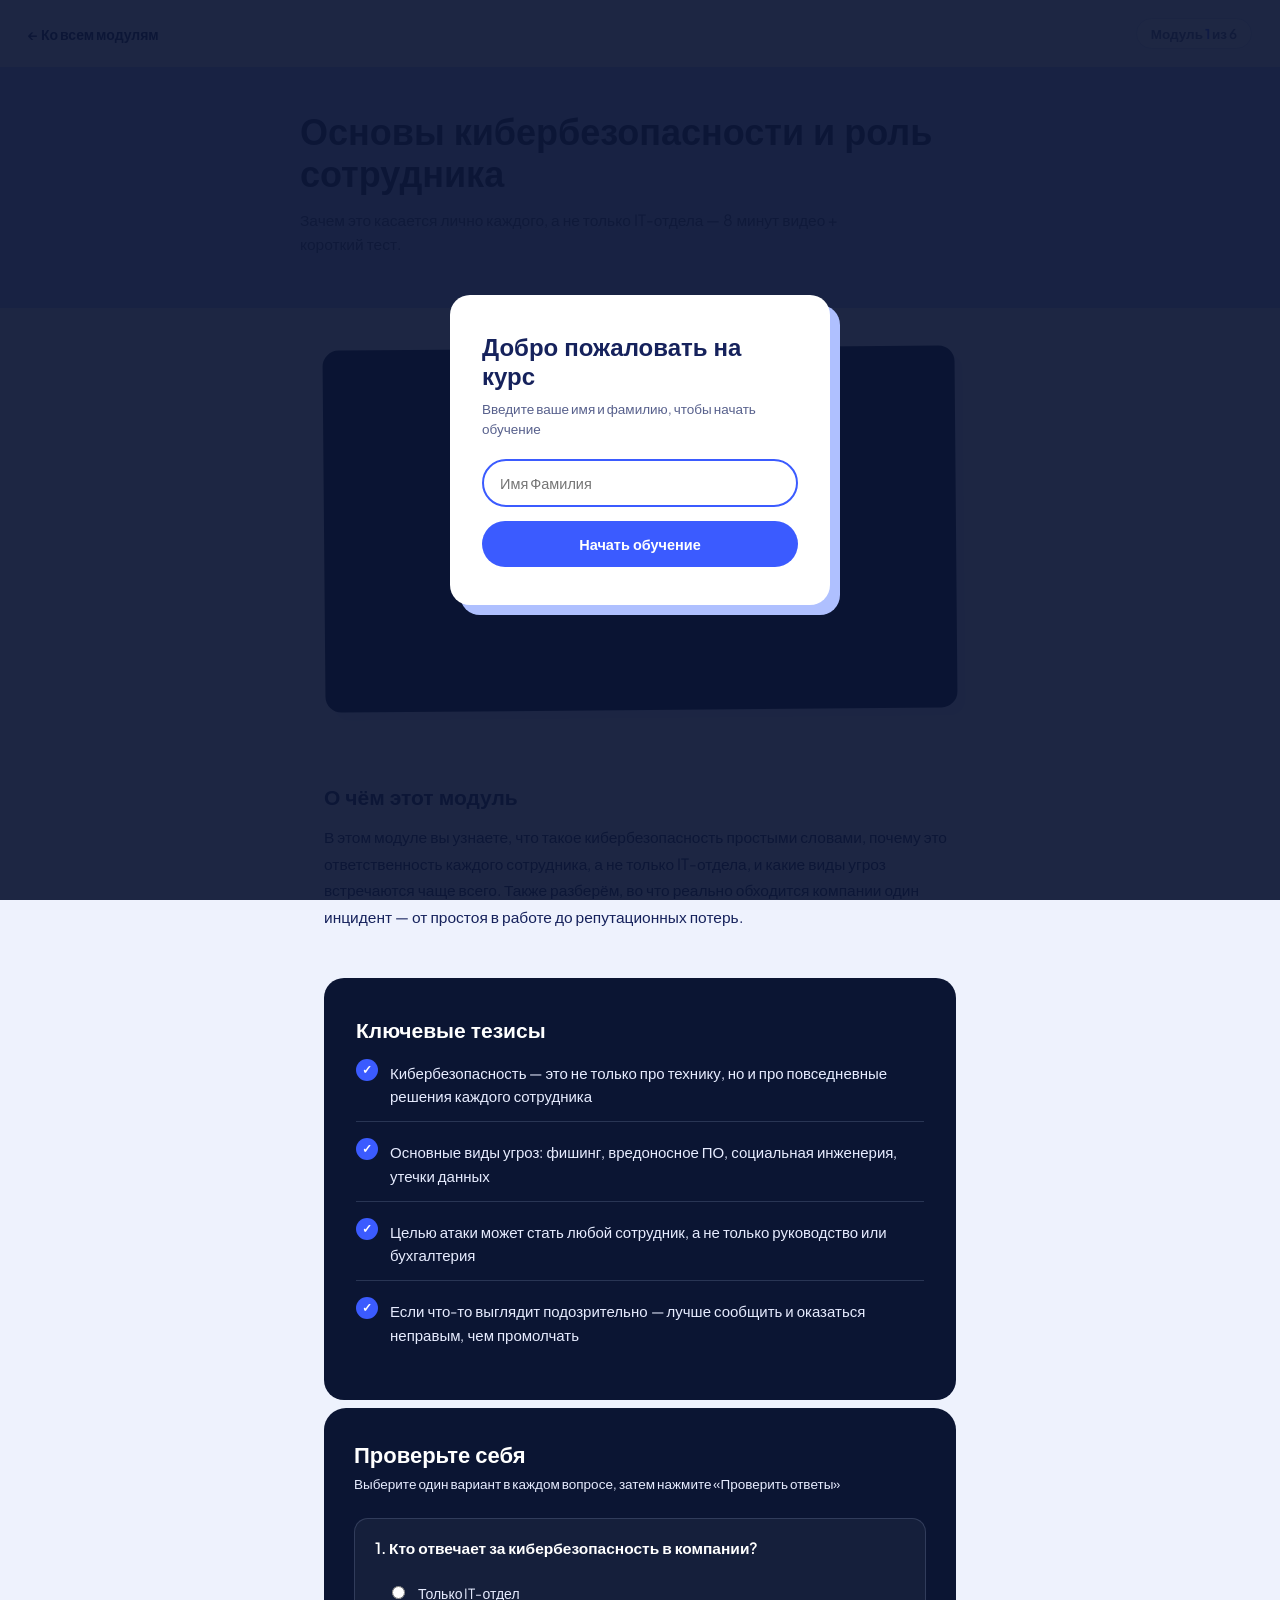
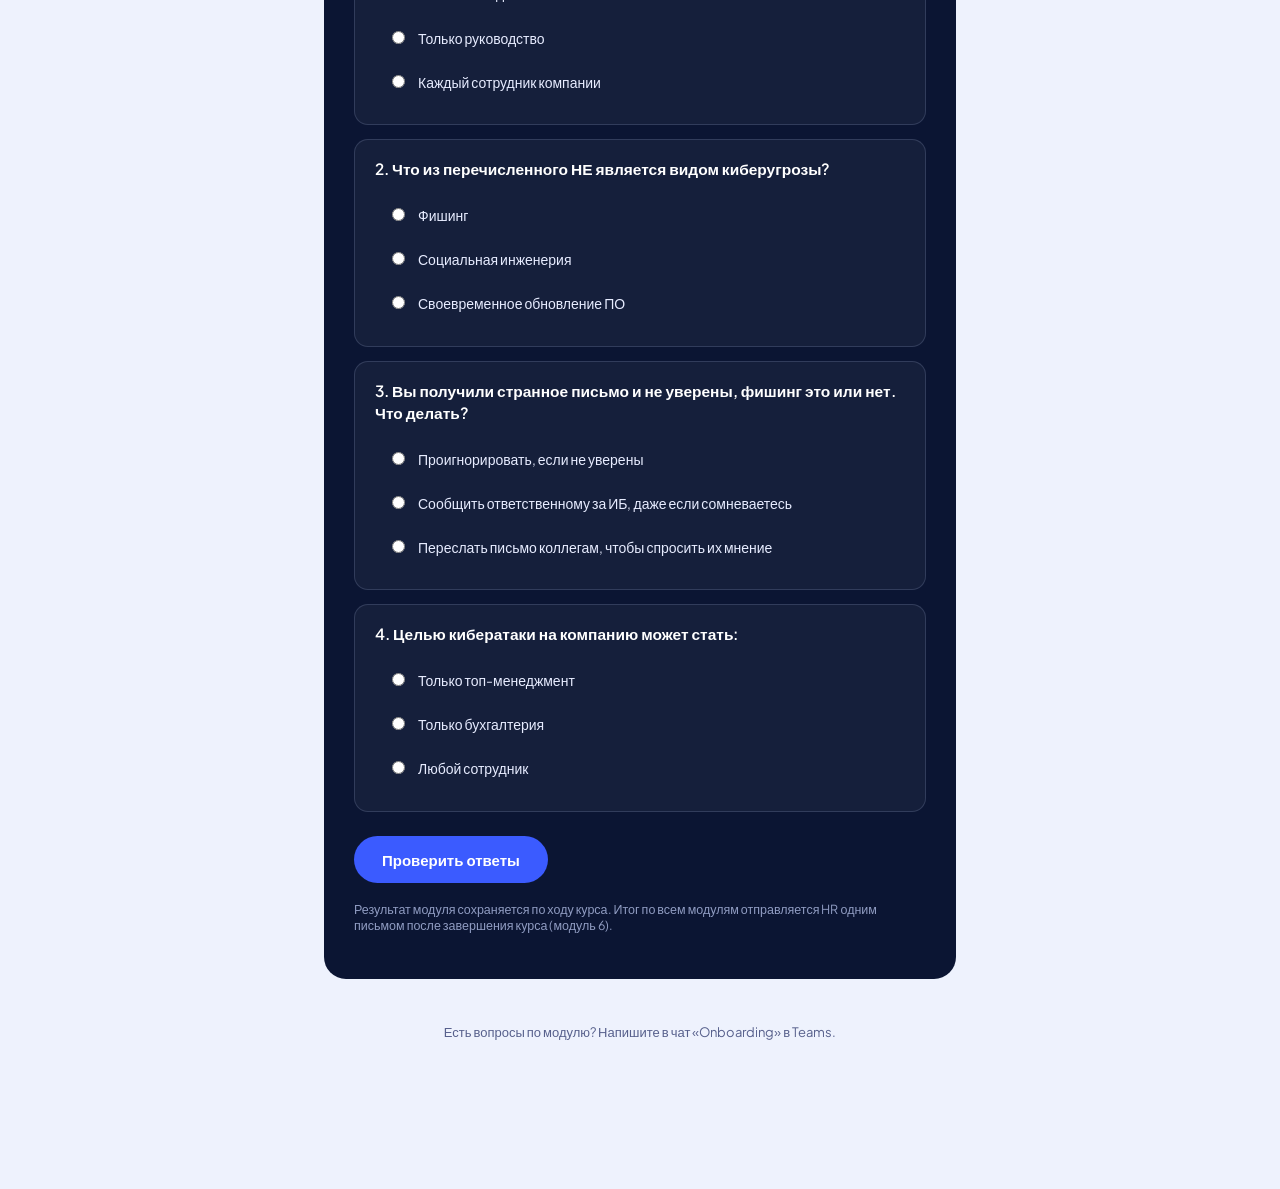
<file: module-1.html>
<!DOCTYPE html>
<html lang="ru">
<head>
<meta charset="UTF-8">
<meta name="viewport" content="width=device-width, initial-scale=1.0">
<title>Модуль 1 — Основы кибербезопасности</title>
<link rel="preconnect" href="https://fonts.googleapis.com">
<link rel="preconnect" href="https://fonts.gstatic.com" crossorigin>
<link href="https://fonts.googleapis.com/css2?family=Fredoka:wght@500;600;700&family=Plus+Jakarta+Sans:wght@400;500;600;700;800&display=swap" rel="stylesheet">
<link rel="stylesheet" href="styles.css">
</head>
<body>

  <div class="nav">
    <a class="nav-back" href="index.html">← Ко всем модулям</a>
    <span class="nav-progress">Модуль <strong>1</strong> из 6</span>
  </div>

  <div class="hero-mini">
    <div class="hero-mini-inner">
      <h1>Основы кибербезопасности и роль сотрудника</h1>
    <p class="subtitle">Зачем это касается лично каждого, а не только IT-отдела — 8 минут видео + короткий тест.</p>
    </div>
  </div>

  <div class="page">
    <!-- ИЗМЕНИТЬ ЗДЕСЬ: замените YOUR_VIDEO_ID на реальный ID видео с YouTube -->
    <div class="video-wrap">
      <iframe src="https://www.youtube.com/embed/YOUR_VIDEO_ID" title="Видео модуля" allowfullscreen></iframe>
    </div>

    <div class="section-block reveal">
      <h2>О чём этот модуль</h2>
    <p class="body-text">
      В этом модуле вы узнаете, что такое кибербезопасность простыми словами, почему это ответственность
      каждого сотрудника, а не только IT-отдела, и какие виды угроз встречаются чаще всего. Также разберём,
      во что реально обходится компании один инцидент — от простоя в работе до репутационных потерь.
    </p>
    </div>

    <div class="section-block section-block--dark reveal">
      <h2>Ключевые тезисы</h2>
    <ul class="points">
      <li>Кибербезопасность — это не только про технику, но и про повседневные решения каждого сотрудника</li>
      <li>Основные виды угроз: фишинг, вредоносное ПО, социальная инженерия, утечки данных</li>
      <li>Целью атаки может стать любой сотрудник, а не только руководство или бухгалтерия</li>
      <li>Если что-то выглядит подозрительно — лучше сообщить и оказаться неправым, чем промолчать</li>
    </ul>
    </div>

<div class="quiz-card">
      <div class="quiz-head">
        <h3>Проверьте себя</h3>
        <p>Выберите один вариант в каждом вопросе, затем нажмите «Проверить ответы»</p>
      </div>

      <form id="quiz-form">
        <div class="question" data-correct="2">
          <p class="question-title">1. Кто отвечает за кибербезопасность в компании?</p>
          <label class="option"><input type="radio" name="q1" value="0"><span>Только IT-отдел</span></label>
          <label class="option"><input type="radio" name="q1" value="1"><span>Только руководство</span></label>
          <label class="option"><input type="radio" name="q1" value="2"><span>Каждый сотрудник компании</span></label>
          <div class="explain">Верно: кибербезопасность — общая ответственность. IT настраивает системы, но именно действия каждого сотрудника чаще всего определяют, случится ли инцидент.</div>
        </div>

        <div class="question" data-correct="2">
          <p class="question-title">2. Что из перечисленного НЕ является видом киберугрозы?</p>
          <label class="option"><input type="radio" name="q2" value="0"><span>Фишинг</span></label>
          <label class="option"><input type="radio" name="q2" value="1"><span>Социальная инженерия</span></label>
          <label class="option"><input type="radio" name="q2" value="2"><span>Своевременное обновление ПО</span></label>
          <div class="explain">Верно: обновление ПО — это, наоборот, защитная мера, а не угроза. Она закрывает уязвимости, которыми могли бы воспользоваться атакующие.</div>
        </div>

        <div class="question" data-correct="1">
          <p class="question-title">3. Вы получили странное письмо и не уверены, фишинг это или нет. Что делать?</p>
          <label class="option"><input type="radio" name="q3" value="0"><span>Проигнорировать, если не уверены</span></label>
          <label class="option"><input type="radio" name="q3" value="1"><span>Сообщить ответственному за ИБ, даже если сомневаетесь</span></label>
          <label class="option"><input type="radio" name="q3" value="2"><span>Переслать письмо коллегам, чтобы спросить их мнение</span></label>
          <div class="explain">Верно: лучше сообщить и оказаться неправым, чем промолчать. Пересылка коллегам не решает проблему и может случайно распространить угрозу дальше.</div>
        </div>

        <div class="question" data-correct="2">
          <p class="question-title">4. Целью кибератаки на компанию может стать:</p>
          <label class="option"><input type="radio" name="q4" value="0"><span>Только топ-менеджмент</span></label>
          <label class="option"><input type="radio" name="q4" value="1"><span>Только бухгалтерия</span></label>
          <label class="option"><input type="radio" name="q4" value="2"><span>Любой сотрудник</span></label>
          <div class="explain">Верно: атакующие часто выбирают не самую «важную» цель, а самую доступную — то есть любого сотрудника с доступом к почте или системам.</div>
        </div>

        <div class="actions">
          <button type="button" id="check-btn" class="btn">Проверить ответы</button>
          <button type="button" id="retry-btn" class="btn secondary" style="display:none;">Пройти ещё раз</button>
          <button type="button" id="next-btn" class="btn" style="display:none;">Вернуться к модулям</button>
          <button type="button" id="finish-btn" class="btn" style="display:none;">Завершить обучение</button>
          <span id="result" class="result"></span>
        </div>
        <p class="hint">Результат модуля сохраняется по ходу курса. Итог по всем модулям отправляется HR одним письмом после завершения курса (модуль 6).</p>
      </form>
    </div>

    <div class="quiz-card" id="final-summary" style="display:none;">
      <div class="quiz-head">
        <h3>Курс завершён 🎉</h3>
        <p>Ваш итоговый результат по всем пройденным модулям:</p>
      </div>
      <p class="final-score-big"></p>
      <ul class="points final-breakdown"></ul>
      <p class="final-note">Результаты отправлены HR. Спасибо за прохождение курса!</p>
      <a href="index.html" class="btn final-home-btn">На главную</a>
    </div>

    <p class="footer-note">Есть вопросы по модулю? Напишите в чат «Onboarding» в Teams.</p>
  </div>

  <script src="animations.js"></script>
  <script src="course.js"></script>
  <script>
    CourseTracker.requireAuth(function (name) {
      // имя уже сохранено (или было сохранено раньше) — страница используется как обычно
    });

    CourseAnim.revealOnScroll('.reveal');

    (function () {
      var checkBtn = document.getElementById('check-btn');
      var retryBtn = document.getElementById('retry-btn');
      var nextBtn = document.getElementById('next-btn');
      var finishBtn = document.getElementById('finish-btn');
      var summaryBlock = document.getElementById('final-summary');
      var quizCard = document.querySelector('.quiz-card');
      var resultEl = document.getElementById('result');
      var questions = document.querySelectorAll('.question');

      var MODULE_ID = 'module-1';
      var MODULE_LABEL = 'Модуль 1 — Основы кибербезопасности';
      var IS_FINAL = false;

      nextBtn.addEventListener('click', function () {
        window.location.href = 'index.html';
      });

      finishBtn.addEventListener('click', function () {
        finishBtn.disabled = true;
        finishBtn.textContent = 'Отправляем…';
        CourseTracker.submitFinalResults().then(function (summary) {
          quizCard.style.display = 'none';
          summaryBlock.style.display = 'block';
          summaryBlock.querySelector('.final-score-big').textContent =
            summary.totalCorrect + ' из ' + summary.totalQuestions + ' (' + summary.pct + '%)';
          var listEl = summaryBlock.querySelector('.final-breakdown');
          listEl.innerHTML = '';
          summary.breakdown.forEach(function (row) {
            var li = document.createElement('li');
            li.textContent = row.label + ' — ' + row.correct + '/' + row.total;
            listEl.appendChild(li);
          });
        });
      });

      checkBtn.addEventListener('click', function () {
        var answered = 0, correct = 0;
        questions.forEach(function (q) {
          var qname = q.querySelector('input[type=radio]').name;
          var selected = q.querySelector('input[name="' + qname + '"]:checked');
          var correctIndex = q.getAttribute('data-correct');
          var options = q.querySelectorAll('.option');
          var explain = q.querySelector('.explain');

          if (selected) {
            answered++;
            options.forEach(function (opt, i) {
              var input = opt.querySelector('input');
              opt.classList.remove('is-correct', 'is-wrong');
              if (String(i) === correctIndex) opt.classList.add('is-correct');
              else if (input === selected) opt.classList.add('is-wrong');
              input.disabled = true;
            });
            if (String(selected.value) === correctIndex) correct++;
            explain.classList.add('is-shown');
          }
        });

        if (answered < questions.length) {
          resultEl.textContent = 'Ответьте на все вопросы (' + answered + ' из ' + questions.length + ')';
          resultEl.classList.add('is-shown');
          return;
        }

        var pct = Math.round((correct / questions.length) * 100);
        var passed = pct >= (CourseTracker.PASS_THRESHOLD * 100);
        var msg = correct === questions.length
          ? 'Отлично! ' + correct + ' из ' + questions.length + ' (100%)'
          : pct >= 70
            ? 'Хороший результат: ' + correct + ' из ' + questions.length + ' (' + pct + '%)'
            : 'Результат: ' + correct + ' из ' + questions.length + ' (' + pct + '%) — рекомендуем пересмотреть материал модуля';

        if (!passed) {
          msg += '. Нужно набрать минимум 80%, чтобы перейти дальше — нажмите «Пройти ещё раз».';
        }

        resultEl.textContent = msg;
        resultEl.classList.add('is-shown');
        checkBtn.style.display = 'none';
        retryBtn.style.display = 'inline-block';

        CourseTracker.saveModuleResult(MODULE_ID, MODULE_LABEL, correct, questions.length);

        if (passed) {
          if (IS_FINAL) {
            finishBtn.style.display = 'inline-block';
          } else {
            nextBtn.style.display = 'inline-block';
          }
        }
      });

      retryBtn.addEventListener('click', function () {
        questions.forEach(function (q) {
          q.querySelectorAll('input[type=radio]').forEach(function (input) {
            input.checked = false;
            input.disabled = false;
          });
          q.querySelectorAll('.option').forEach(function (opt) {
            opt.classList.remove('is-correct', 'is-wrong');
          });
          q.querySelector('.explain').classList.remove('is-shown');
        });
        resultEl.classList.remove('is-shown');
        checkBtn.style.display = 'inline-block';
        retryBtn.style.display = 'none';
        nextBtn.style.display = 'none';
        finishBtn.style.display = 'none';
      });
    })();
  </script>

</body>
</html>
</file>
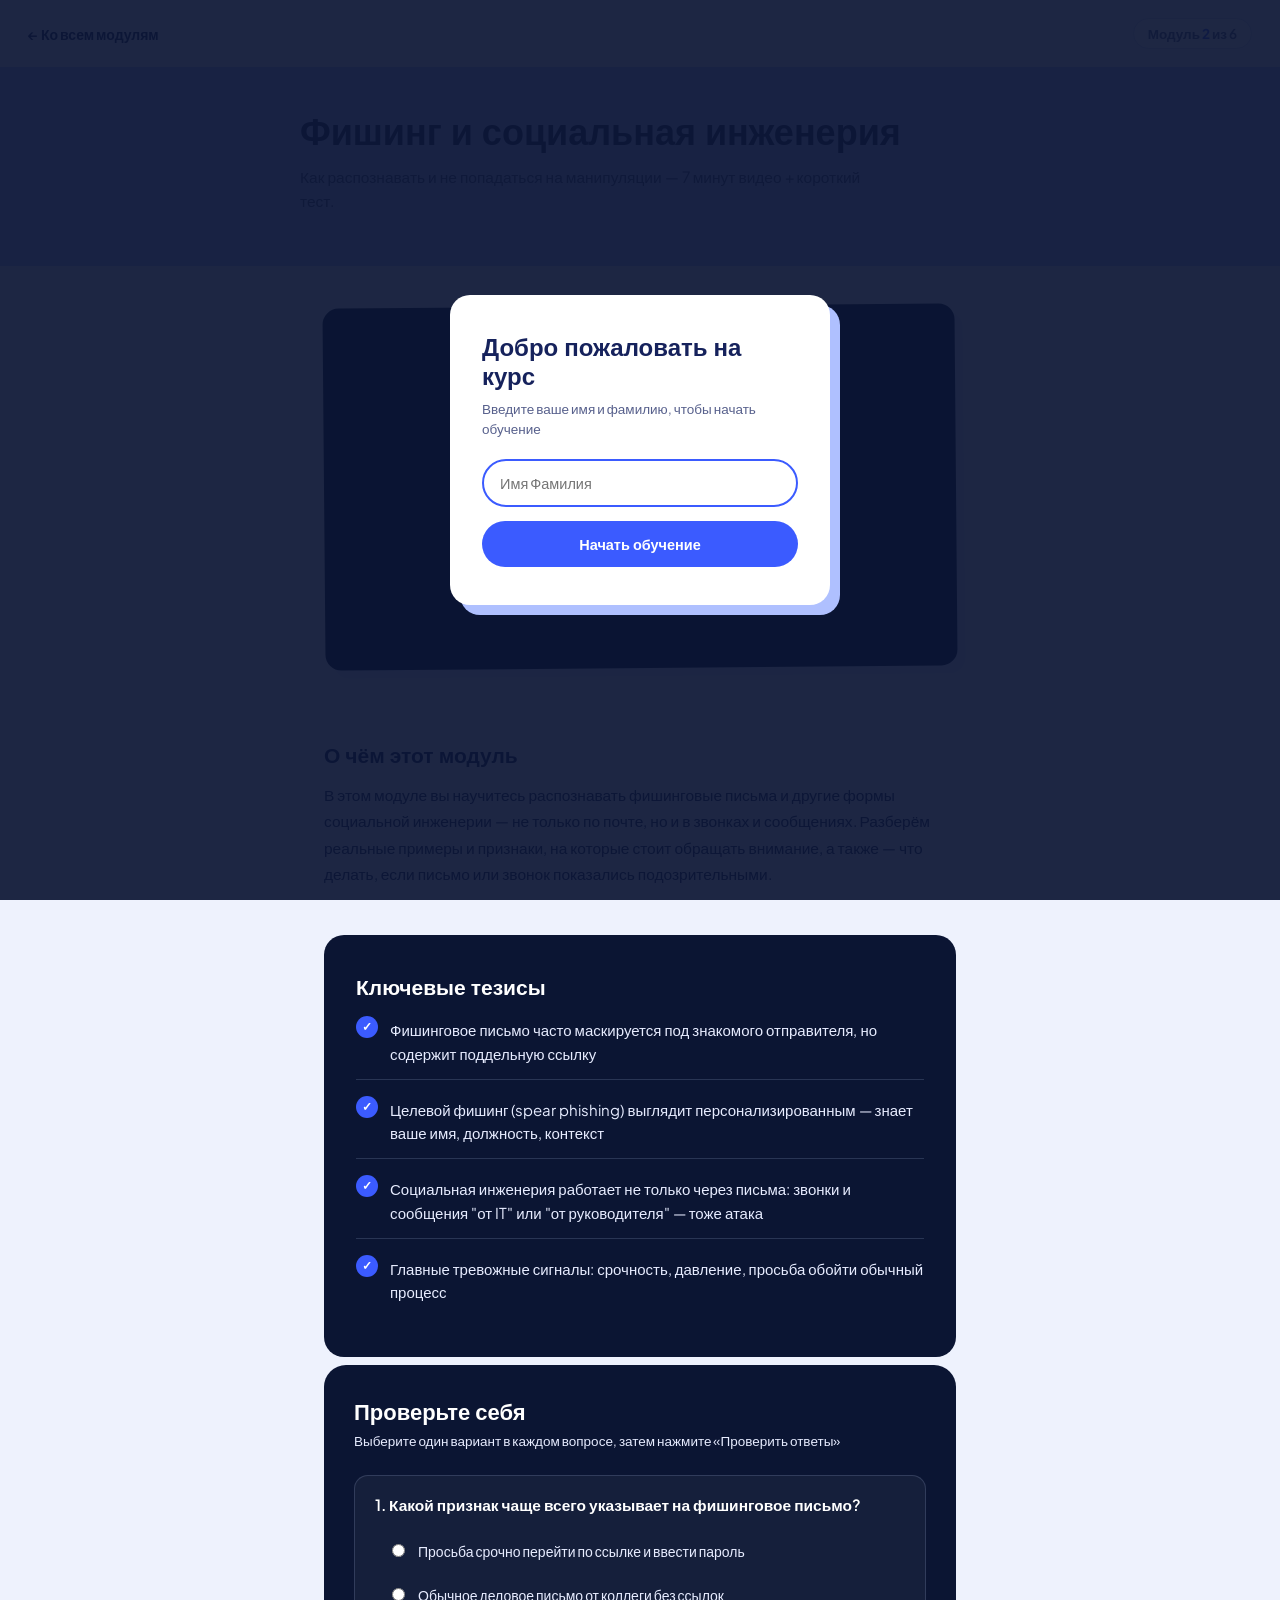
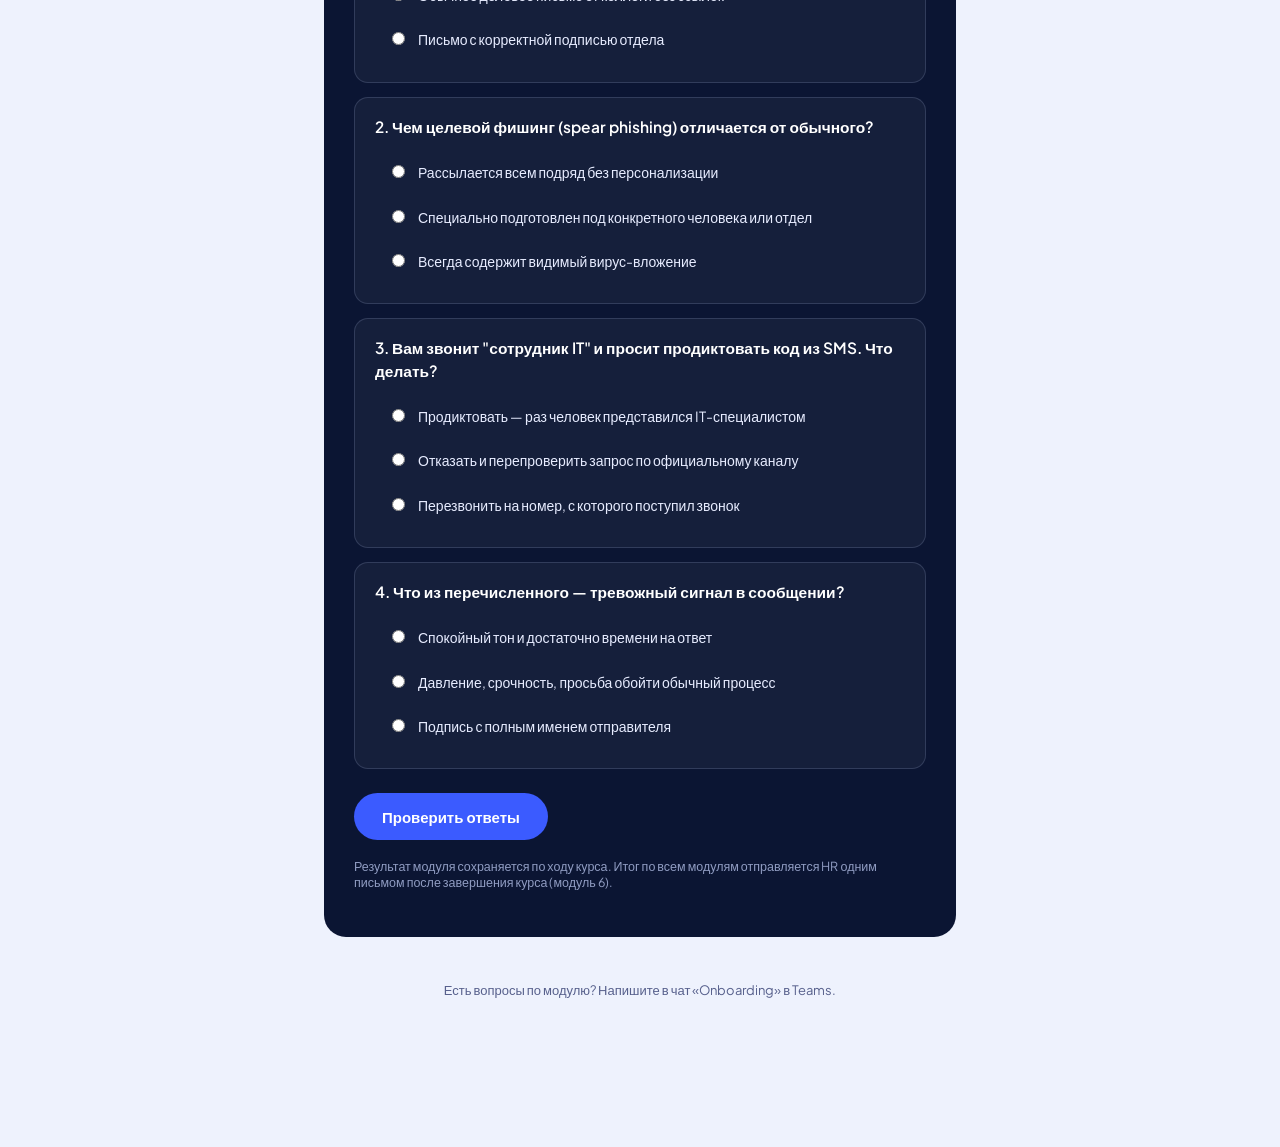
<file: module-2.html>
<!DOCTYPE html>
<html lang="ru">
<head>
<meta charset="UTF-8">
<meta name="viewport" content="width=device-width, initial-scale=1.0">
<title>Модуль 2 — Фишинг и социальная инженерия</title>
<link rel="preconnect" href="https://fonts.googleapis.com">
<link rel="preconnect" href="https://fonts.gstatic.com" crossorigin>
<link href="https://fonts.googleapis.com/css2?family=Fredoka:wght@500;600;700&family=Plus+Jakarta+Sans:wght@400;500;600;700;800&display=swap" rel="stylesheet">
<link rel="stylesheet" href="styles.css">
</head>
<body>

  <div class="nav">
    <a class="nav-back" href="index.html">← Ко всем модулям</a>
    <span class="nav-progress">Модуль <strong>2</strong> из 6</span>
  </div>

  <div class="hero-mini">
    <div class="hero-mini-inner">
      <h1>Фишинг и социальная инженерия</h1>
    <p class="subtitle">Как распознавать и не попадаться на манипуляции — 7 минут видео + короткий тест.</p>
    </div>
  </div>

  <div class="page">
    <!-- ИЗМЕНИТЬ ЗДЕСЬ: замените YOUR_VIDEO_ID на реальный ID видео с YouTube -->
    <div class="video-wrap">
      <iframe src="https://www.youtube.com/embed/YOUR_VIDEO_ID" title="Видео модуля" allowfullscreen></iframe>
    </div>

    <div class="section-block reveal">
      <h2>О чём этот модуль</h2>
    <p class="body-text">
      В этом модуле вы научитесь распознавать фишинговые письма и другие формы социальной инженерии —
      не только по почте, но и в звонках и сообщениях. Разберём реальные примеры и признаки, на которые
      стоит обращать внимание, а также — что делать, если письмо или звонок показались подозрительными.
    </p>
    </div>

    <div class="section-block section-block--dark reveal">
      <h2>Ключевые тезисы</h2>
    <ul class="points">
      <li>Фишинговое письмо часто маскируется под знакомого отправителя, но содержит поддельную ссылку</li>
      <li>Целевой фишинг (spear phishing) выглядит персонализированным — знает ваше имя, должность, контекст</li>
      <li>Социальная инженерия работает не только через письма: звонки и сообщения "от IT" или "от руководителя" — тоже атака</li>
      <li>Главные тревожные сигналы: срочность, давление, просьба обойти обычный процесс</li>
    </ul>
    </div>

<div class="quiz-card">
      <div class="quiz-head">
        <h3>Проверьте себя</h3>
        <p>Выберите один вариант в каждом вопросе, затем нажмите «Проверить ответы»</p>
      </div>

      <form id="quiz-form">
        
        <div class="question" data-correct="0">
          <p class="question-title">1. Какой признак чаще всего указывает на фишинговое письмо?</p>
          <label class="option"><input type="radio" name="q1" value="0"><span>Просьба срочно перейти по ссылке и ввести пароль</span></label>
          <label class="option"><input type="radio" name="q1" value="1"><span>Обычное деловое письмо от коллеги без ссылок</span></label>
          <label class="option"><input type="radio" name="q1" value="2"><span>Письмо с корректной подписью отдела</span></label>
          <div class="explain">Верно: срочность и просьба ввести учётные данные по ссылке — классический признак фишинга. Легитимные сервисы почти никогда не просят так делать.</div>
        </div>

        <div class="question" data-correct="1">
          <p class="question-title">2. Чем целевой фишинг (spear phishing) отличается от обычного?</p>
          <label class="option"><input type="radio" name="q2" value="0"><span>Рассылается всем подряд без персонализации</span></label>
          <label class="option"><input type="radio" name="q2" value="1"><span>Специально подготовлен под конкретного человека или отдел</span></label>
          <label class="option"><input type="radio" name="q2" value="2"><span>Всегда содержит видимый вирус-вложение</span></label>
          <div class="explain">Верно: целевой фишинг использует реальные детали о вас — имя, должность, проекты — поэтому выглядит более убедительно, чем массовая рассылка.</div>
        </div>

        <div class="question" data-correct="1">
          <p class="question-title">3. Вам звонит "сотрудник IT" и просит продиктовать код из SMS. Что делать?</p>
          <label class="option"><input type="radio" name="q3" value="0"><span>Продиктовать — раз человек представился IT-специалистом</span></label>
          <label class="option"><input type="radio" name="q3" value="1"><span>Отказать и перепроверить запрос по официальному каналу</span></label>
          <label class="option"><input type="radio" name="q3" value="2"><span>Перезвонить на номер, с которого поступил звонок</span></label>
          <div class="explain">Верно: настоящий IT-отдел никогда не запросит код подтверждения по телефону. Лучше положить трубку и написать в официальный чат поддержки.</div>
        </div>

        <div class="question" data-correct="1">
          <p class="question-title">4. Что из перечисленного — тревожный сигнал в сообщении?</p>
          <label class="option"><input type="radio" name="q4" value="0"><span>Спокойный тон и достаточно времени на ответ</span></label>
          <label class="option"><input type="radio" name="q4" value="1"><span>Давление, срочность, просьба обойти обычный процесс</span></label>
          <label class="option"><input type="radio" name="q4" value="2"><span>Подпись с полным именем отправителя</span></label>
          <div class="explain">Верно: атакующие искусственно создают ощущение срочности, чтобы вы действовали быстро и не успели проверить детали.</div>
        </div>


        <div class="actions">
          <button type="button" id="check-btn" class="btn">Проверить ответы</button>
          <button type="button" id="retry-btn" class="btn secondary" style="display:none;">Пройти ещё раз</button>
          <button type="button" id="next-btn" class="btn" style="display:none;">Вернуться к модулям</button>
          <button type="button" id="finish-btn" class="btn" style="display:none;">Завершить обучение</button>
          <span id="result" class="result"></span>
        </div>
        <p class="hint">Результат модуля сохраняется по ходу курса. Итог по всем модулям отправляется HR одним письмом после завершения курса (модуль 6).</p>
      </form>
    </div>

    <div class="quiz-card" id="final-summary" style="display:none;">
      <div class="quiz-head">
        <h3>Курс завершён 🎉</h3>
        <p>Ваш итоговый результат по всем пройденным модулям:</p>
      </div>
      <p class="final-score-big"></p>
      <ul class="points final-breakdown"></ul>
      <p class="final-note">Результаты отправлены HR. Спасибо за прохождение курса!</p>
      <a href="index.html" class="btn final-home-btn">На главную</a>
    </div>

    <p class="footer-note">Есть вопросы по модулю? Напишите в чат «Onboarding» в Teams.</p>
  </div>

  <script src="animations.js"></script>
  <script src="course.js"></script>
  <script>
    CourseTracker.requireAuth(function (name) {
      // имя уже сохранено (или было сохранено раньше) — страница используется как обычно
    });

    CourseAnim.revealOnScroll('.reveal');

    (function () {
      var checkBtn = document.getElementById('check-btn');
      var retryBtn = document.getElementById('retry-btn');
      var nextBtn = document.getElementById('next-btn');
      var finishBtn = document.getElementById('finish-btn');
      var summaryBlock = document.getElementById('final-summary');
      var quizCard = document.querySelector('.quiz-card');
      var resultEl = document.getElementById('result');
      var questions = document.querySelectorAll('.question');

      var MODULE_ID = 'module-2';
      var MODULE_LABEL = 'Модуль 2 — Фишинг и социальная инженерия';
      var IS_FINAL = false;

      nextBtn.addEventListener('click', function () {
        window.location.href = 'index.html';
      });

      finishBtn.addEventListener('click', function () {
        finishBtn.disabled = true;
        finishBtn.textContent = 'Отправляем…';
        CourseTracker.submitFinalResults().then(function (summary) {
          quizCard.style.display = 'none';
          summaryBlock.style.display = 'block';
          summaryBlock.querySelector('.final-score-big').textContent =
            summary.totalCorrect + ' из ' + summary.totalQuestions + ' (' + summary.pct + '%)';
          var listEl = summaryBlock.querySelector('.final-breakdown');
          listEl.innerHTML = '';
          summary.breakdown.forEach(function (row) {
            var li = document.createElement('li');
            li.textContent = row.label + ' — ' + row.correct + '/' + row.total;
            listEl.appendChild(li);
          });
        });
      });

      checkBtn.addEventListener('click', function () {
        var answered = 0, correct = 0;
        questions.forEach(function (q) {
          var qname = q.querySelector('input[type=radio]').name;
          var selected = q.querySelector('input[name="' + qname + '"]:checked');
          var correctIndex = q.getAttribute('data-correct');
          var options = q.querySelectorAll('.option');
          var explain = q.querySelector('.explain');

          if (selected) {
            answered++;
            options.forEach(function (opt, i) {
              var input = opt.querySelector('input');
              opt.classList.remove('is-correct', 'is-wrong');
              if (String(i) === correctIndex) opt.classList.add('is-correct');
              else if (input === selected) opt.classList.add('is-wrong');
              input.disabled = true;
            });
            if (String(selected.value) === correctIndex) correct++;
            explain.classList.add('is-shown');
          }
        });

        if (answered < questions.length) {
          resultEl.textContent = 'Ответьте на все вопросы (' + answered + ' из ' + questions.length + ')';
          resultEl.classList.add('is-shown');
          return;
        }

        var pct = Math.round((correct / questions.length) * 100);
        var passed = pct >= (CourseTracker.PASS_THRESHOLD * 100);
        var msg = correct === questions.length
          ? 'Отлично! ' + correct + ' из ' + questions.length + ' (100%)'
          : pct >= 70
            ? 'Хороший результат: ' + correct + ' из ' + questions.length + ' (' + pct + '%)'
            : 'Результат: ' + correct + ' из ' + questions.length + ' (' + pct + '%) — рекомендуем пересмотреть материал модуля';

        if (!passed) {
          msg += '. Нужно набрать минимум 80%, чтобы перейти дальше — нажмите «Пройти ещё раз».';
        }

        resultEl.textContent = msg;
        resultEl.classList.add('is-shown');
        checkBtn.style.display = 'none';
        retryBtn.style.display = 'inline-block';

        CourseTracker.saveModuleResult(MODULE_ID, MODULE_LABEL, correct, questions.length);

        if (passed) {
          if (IS_FINAL) {
            finishBtn.style.display = 'inline-block';
          } else {
            nextBtn.style.display = 'inline-block';
          }
        }
      });

      retryBtn.addEventListener('click', function () {
        questions.forEach(function (q) {
          q.querySelectorAll('input[type=radio]').forEach(function (input) {
            input.checked = false;
            input.disabled = false;
          });
          q.querySelectorAll('.option').forEach(function (opt) {
            opt.classList.remove('is-correct', 'is-wrong');
          });
          q.querySelector('.explain').classList.remove('is-shown');
        });
        resultEl.classList.remove('is-shown');
        checkBtn.style.display = 'inline-block';
        retryBtn.style.display = 'none';
        nextBtn.style.display = 'none';
        finishBtn.style.display = 'none';
      });
    })();
  </script>

</body>
</html>
</file>
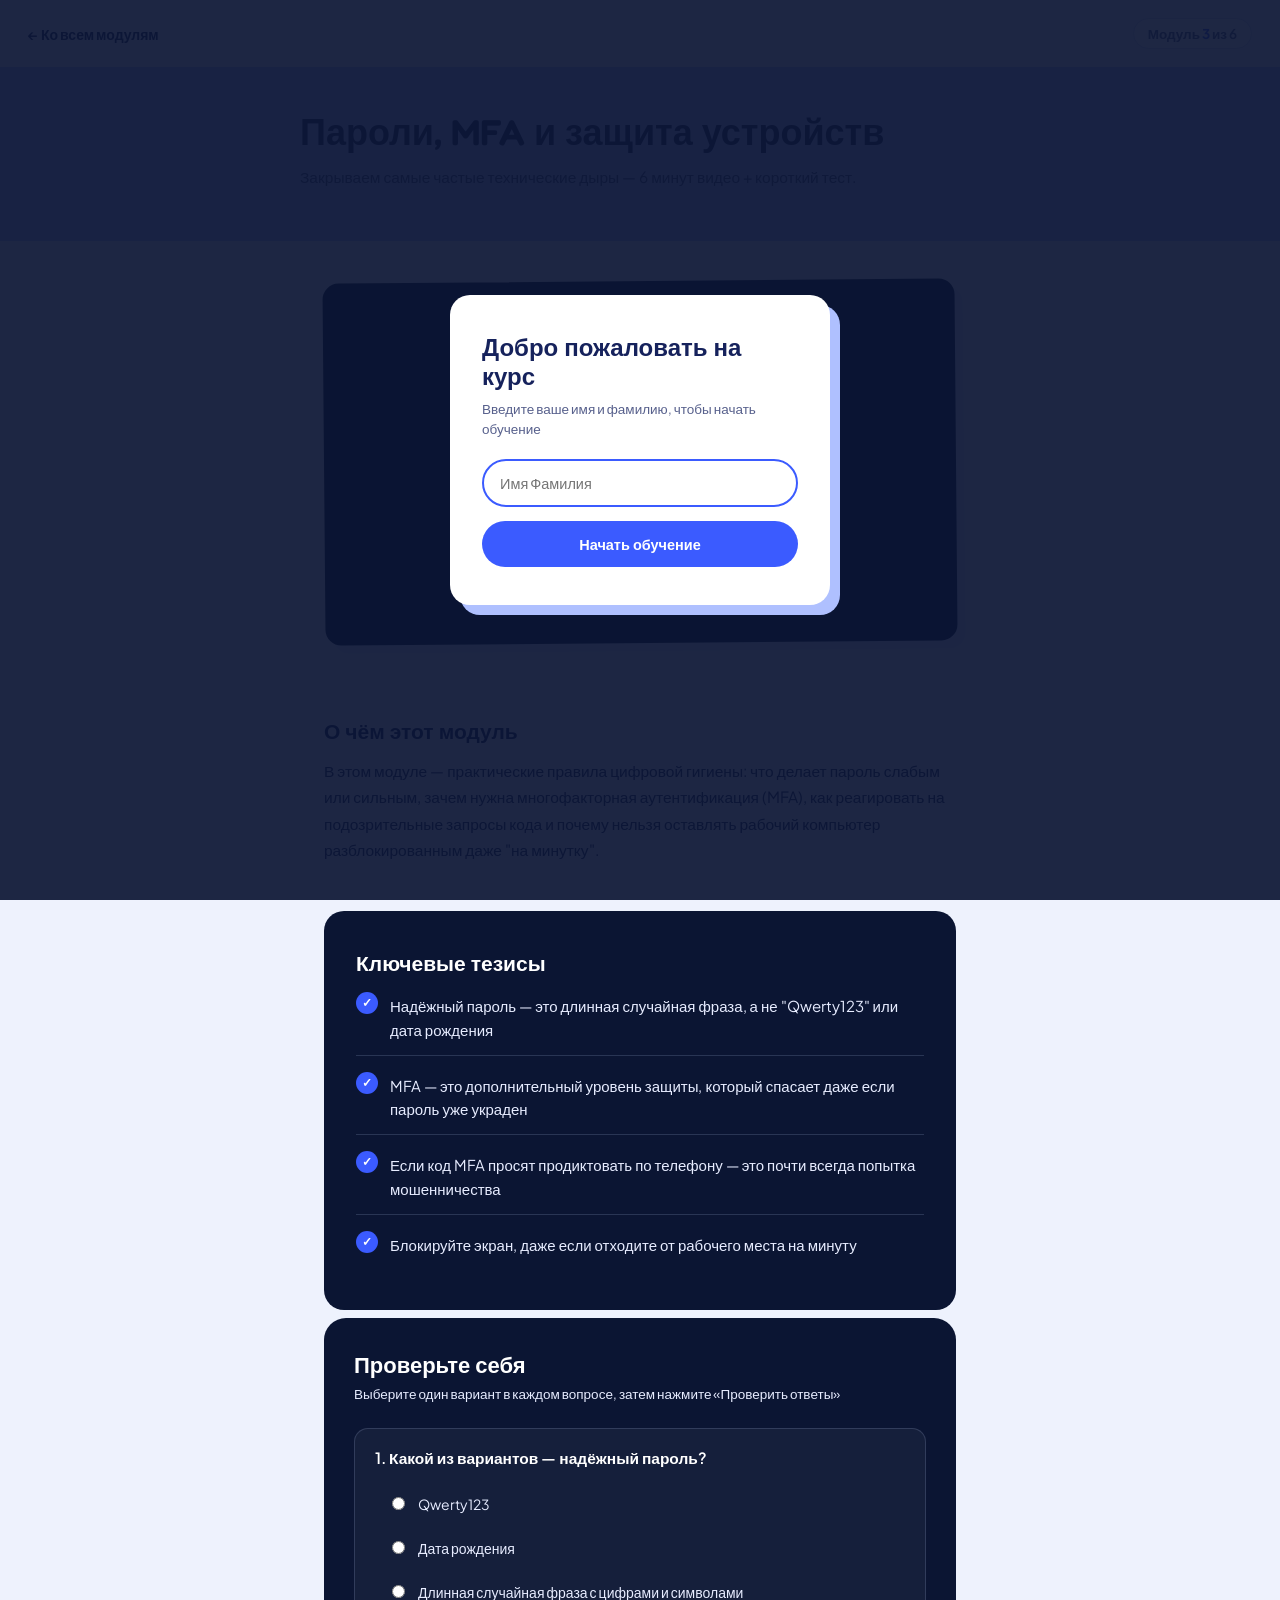
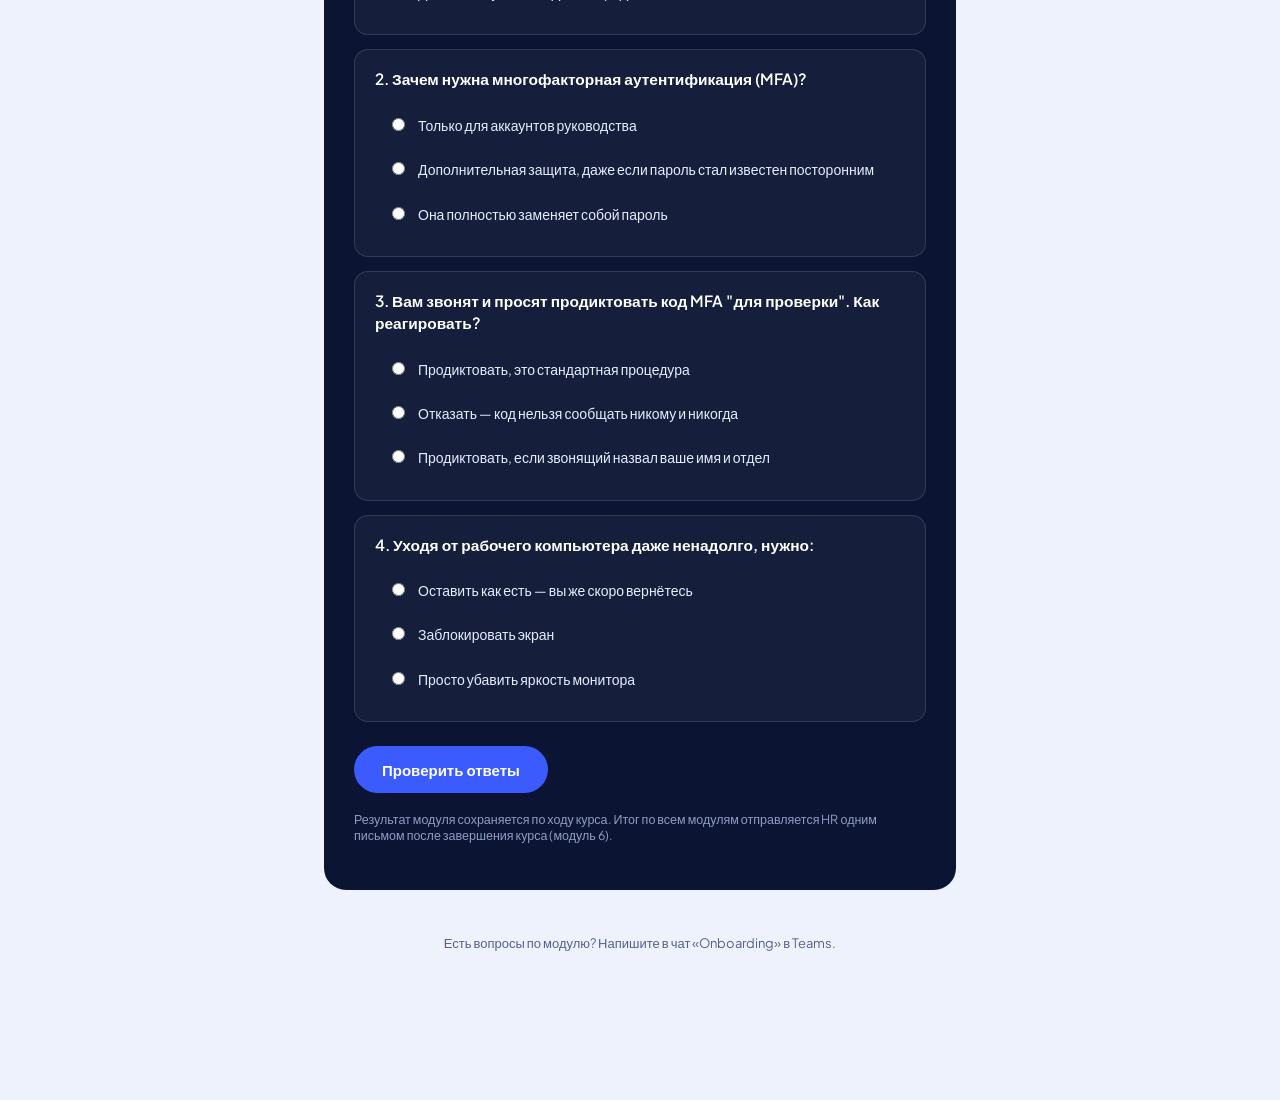
<file: module-3.html>
<!DOCTYPE html>
<html lang="ru">
<head>
<meta charset="UTF-8">
<meta name="viewport" content="width=device-width, initial-scale=1.0">
<title>Модуль 3 — Пароли, MFA и защита устройств</title>
<link rel="preconnect" href="https://fonts.googleapis.com">
<link rel="preconnect" href="https://fonts.gstatic.com" crossorigin>
<link href="https://fonts.googleapis.com/css2?family=Fredoka:wght@500;600;700&family=Plus+Jakarta+Sans:wght@400;500;600;700;800&display=swap" rel="stylesheet">
<link rel="stylesheet" href="styles.css">
</head>
<body>

  <div class="nav">
    <a class="nav-back" href="index.html">← Ко всем модулям</a>
    <span class="nav-progress">Модуль <strong>3</strong> из 6</span>
  </div>

  <div class="hero-mini">
    <div class="hero-mini-inner">
      <h1>Пароли, MFA и защита устройств</h1>
    <p class="subtitle">Закрываем самые частые технические дыры — 6 минут видео + короткий тест.</p>
    </div>
  </div>

  <div class="page">
    <!-- ИЗМЕНИТЬ ЗДЕСЬ: замените YOUR_VIDEO_ID на реальный ID видео с YouTube -->
    <div class="video-wrap">
      <iframe src="https://www.youtube.com/embed/YOUR_VIDEO_ID" title="Видео модуля" allowfullscreen></iframe>
    </div>

    <div class="section-block reveal">
      <h2>О чём этот модуль</h2>
    <p class="body-text">
      В этом модуле — практические правила цифровой гигиены: что делает пароль слабым или сильным,
      зачем нужна многофакторная аутентификация (MFA), как реагировать на подозрительные запросы кода
      и почему нельзя оставлять рабочий компьютер разблокированным даже "на минутку".
    </p>
    </div>

    <div class="section-block section-block--dark reveal">
      <h2>Ключевые тезисы</h2>
    <ul class="points">
      <li>Надёжный пароль — это длинная случайная фраза, а не "Qwerty123" или дата рождения</li>
      <li>MFA — это дополнительный уровень защиты, который спасает даже если пароль уже украден</li>
      <li>Если код MFA просят продиктовать по телефону — это почти всегда попытка мошенничества</li>
      <li>Блокируйте экран, даже если отходите от рабочего места на минуту</li>
    </ul>
    </div>

<div class="quiz-card">
      <div class="quiz-head">
        <h3>Проверьте себя</h3>
        <p>Выберите один вариант в каждом вопросе, затем нажмите «Проверить ответы»</p>
      </div>

      <form id="quiz-form">
        
        <div class="question" data-correct="2">
          <p class="question-title">1. Какой из вариантов — надёжный пароль?</p>
          <label class="option"><input type="radio" name="q1" value="0"><span>Qwerty123</span></label>
          <label class="option"><input type="radio" name="q1" value="1"><span>Дата рождения</span></label>
          <label class="option"><input type="radio" name="q1" value="2"><span>Длинная случайная фраза с цифрами и символами</span></label>
          <div class="explain">Верно: длина и случайность важнее "сложности" отдельных символов. Длинная фраза сложнее для перебора, чем короткий "сложный" пароль.</div>
        </div>

        <div class="question" data-correct="1">
          <p class="question-title">2. Зачем нужна многофакторная аутентификация (MFA)?</p>
          <label class="option"><input type="radio" name="q2" value="0"><span>Только для аккаунтов руководства</span></label>
          <label class="option"><input type="radio" name="q2" value="1"><span>Дополнительная защита, даже если пароль стал известен посторонним</span></label>
          <label class="option"><input type="radio" name="q2" value="2"><span>Она полностью заменяет собой пароль</span></label>
          <div class="explain">Верно: MFA — это второй рубеж защиты. Даже если пароль утёк, злоумышленник не сможет войти без второго фактора.</div>
        </div>

        <div class="question" data-correct="1">
          <p class="question-title">3. Вам звонят и просят продиктовать код MFA "для проверки". Как реагировать?</p>
          <label class="option"><input type="radio" name="q3" value="0"><span>Продиктовать, это стандартная процедура</span></label>
          <label class="option"><input type="radio" name="q3" value="1"><span>Отказать — код нельзя сообщать никому и никогда</span></label>
          <label class="option"><input type="radio" name="q3" value="2"><span>Продиктовать, если звонящий назвал ваше имя и отдел</span></label>
          <div class="explain">Верно: код MFA — секрет только между вами и системой. Никто из легитимных сотрудников никогда не запросит его вслух.</div>
        </div>

        <div class="question" data-correct="1">
          <p class="question-title">4. Уходя от рабочего компьютера даже ненадолго, нужно:</p>
          <label class="option"><input type="radio" name="q4" value="0"><span>Оставить как есть — вы же скоро вернётесь</span></label>
          <label class="option"><input type="radio" name="q4" value="1"><span>Заблокировать экран</span></label>
          <label class="option"><input type="radio" name="q4" value="2"><span>Просто убавить яркость монитора</span></label>
          <div class="explain">Верно: блокировка экрана занимает секунду (Win+L), а разблокированный компьютер в ваше отсутствие — прямой риск для данных компании.</div>
        </div>


        <div class="actions">
          <button type="button" id="check-btn" class="btn">Проверить ответы</button>
          <button type="button" id="retry-btn" class="btn secondary" style="display:none;">Пройти ещё раз</button>
          <button type="button" id="next-btn" class="btn" style="display:none;">Вернуться к модулям</button>
          <button type="button" id="finish-btn" class="btn" style="display:none;">Завершить обучение</button>
          <span id="result" class="result"></span>
        </div>
        <p class="hint">Результат модуля сохраняется по ходу курса. Итог по всем модулям отправляется HR одним письмом после завершения курса (модуль 6).</p>
      </form>
    </div>

    <div class="quiz-card" id="final-summary" style="display:none;">
      <div class="quiz-head">
        <h3>Курс завершён 🎉</h3>
        <p>Ваш итоговый результат по всем пройденным модулям:</p>
      </div>
      <p class="final-score-big"></p>
      <ul class="points final-breakdown"></ul>
      <p class="final-note">Результаты отправлены HR. Спасибо за прохождение курса!</p>
      <a href="index.html" class="btn final-home-btn">На главную</a>
    </div>

    <p class="footer-note">Есть вопросы по модулю? Напишите в чат «Onboarding» в Teams.</p>
  </div>

  <script src="animations.js"></script>
  <script src="course.js"></script>
  <script>
    CourseTracker.requireAuth(function (name) {
      // имя уже сохранено (или было сохранено раньше) — страница используется как обычно
    });

    CourseAnim.revealOnScroll('.reveal');

    (function () {
      var checkBtn = document.getElementById('check-btn');
      var retryBtn = document.getElementById('retry-btn');
      var nextBtn = document.getElementById('next-btn');
      var finishBtn = document.getElementById('finish-btn');
      var summaryBlock = document.getElementById('final-summary');
      var quizCard = document.querySelector('.quiz-card');
      var resultEl = document.getElementById('result');
      var questions = document.querySelectorAll('.question');

      var MODULE_ID = 'module-3';
      var MODULE_LABEL = 'Модуль 3 — Пароли, MFA и защита устройств';
      var IS_FINAL = false;

      nextBtn.addEventListener('click', function () {
        window.location.href = 'index.html';
      });

      finishBtn.addEventListener('click', function () {
        finishBtn.disabled = true;
        finishBtn.textContent = 'Отправляем…';
        CourseTracker.submitFinalResults().then(function (summary) {
          quizCard.style.display = 'none';
          summaryBlock.style.display = 'block';
          summaryBlock.querySelector('.final-score-big').textContent =
            summary.totalCorrect + ' из ' + summary.totalQuestions + ' (' + summary.pct + '%)';
          var listEl = summaryBlock.querySelector('.final-breakdown');
          listEl.innerHTML = '';
          summary.breakdown.forEach(function (row) {
            var li = document.createElement('li');
            li.textContent = row.label + ' — ' + row.correct + '/' + row.total;
            listEl.appendChild(li);
          });
        });
      });

      checkBtn.addEventListener('click', function () {
        var answered = 0, correct = 0;
        questions.forEach(function (q) {
          var qname = q.querySelector('input[type=radio]').name;
          var selected = q.querySelector('input[name="' + qname + '"]:checked');
          var correctIndex = q.getAttribute('data-correct');
          var options = q.querySelectorAll('.option');
          var explain = q.querySelector('.explain');

          if (selected) {
            answered++;
            options.forEach(function (opt, i) {
              var input = opt.querySelector('input');
              opt.classList.remove('is-correct', 'is-wrong');
              if (String(i) === correctIndex) opt.classList.add('is-correct');
              else if (input === selected) opt.classList.add('is-wrong');
              input.disabled = true;
            });
            if (String(selected.value) === correctIndex) correct++;
            explain.classList.add('is-shown');
          }
        });

        if (answered < questions.length) {
          resultEl.textContent = 'Ответьте на все вопросы (' + answered + ' из ' + questions.length + ')';
          resultEl.classList.add('is-shown');
          return;
        }

        var pct = Math.round((correct / questions.length) * 100);
        var passed = pct >= (CourseTracker.PASS_THRESHOLD * 100);
        var msg = correct === questions.length
          ? 'Отлично! ' + correct + ' из ' + questions.length + ' (100%)'
          : pct >= 70
            ? 'Хороший результат: ' + correct + ' из ' + questions.length + ' (' + pct + '%)'
            : 'Результат: ' + correct + ' из ' + questions.length + ' (' + pct + '%) — рекомендуем пересмотреть материал модуля';

        if (!passed) {
          msg += '. Нужно набрать минимум 80%, чтобы перейти дальше — нажмите «Пройти ещё раз».';
        }

        resultEl.textContent = msg;
        resultEl.classList.add('is-shown');
        checkBtn.style.display = 'none';
        retryBtn.style.display = 'inline-block';

        CourseTracker.saveModuleResult(MODULE_ID, MODULE_LABEL, correct, questions.length);

        if (passed) {
          if (IS_FINAL) {
            finishBtn.style.display = 'inline-block';
          } else {
            nextBtn.style.display = 'inline-block';
          }
        }
      });

      retryBtn.addEventListener('click', function () {
        questions.forEach(function (q) {
          q.querySelectorAll('input[type=radio]').forEach(function (input) {
            input.checked = false;
            input.disabled = false;
          });
          q.querySelectorAll('.option').forEach(function (opt) {
            opt.classList.remove('is-correct', 'is-wrong');
          });
          q.querySelector('.explain').classList.remove('is-shown');
        });
        resultEl.classList.remove('is-shown');
        checkBtn.style.display = 'inline-block';
        retryBtn.style.display = 'none';
        nextBtn.style.display = 'none';
        finishBtn.style.display = 'none';
      });
    })();
  </script>

</body>
</html>
</file>
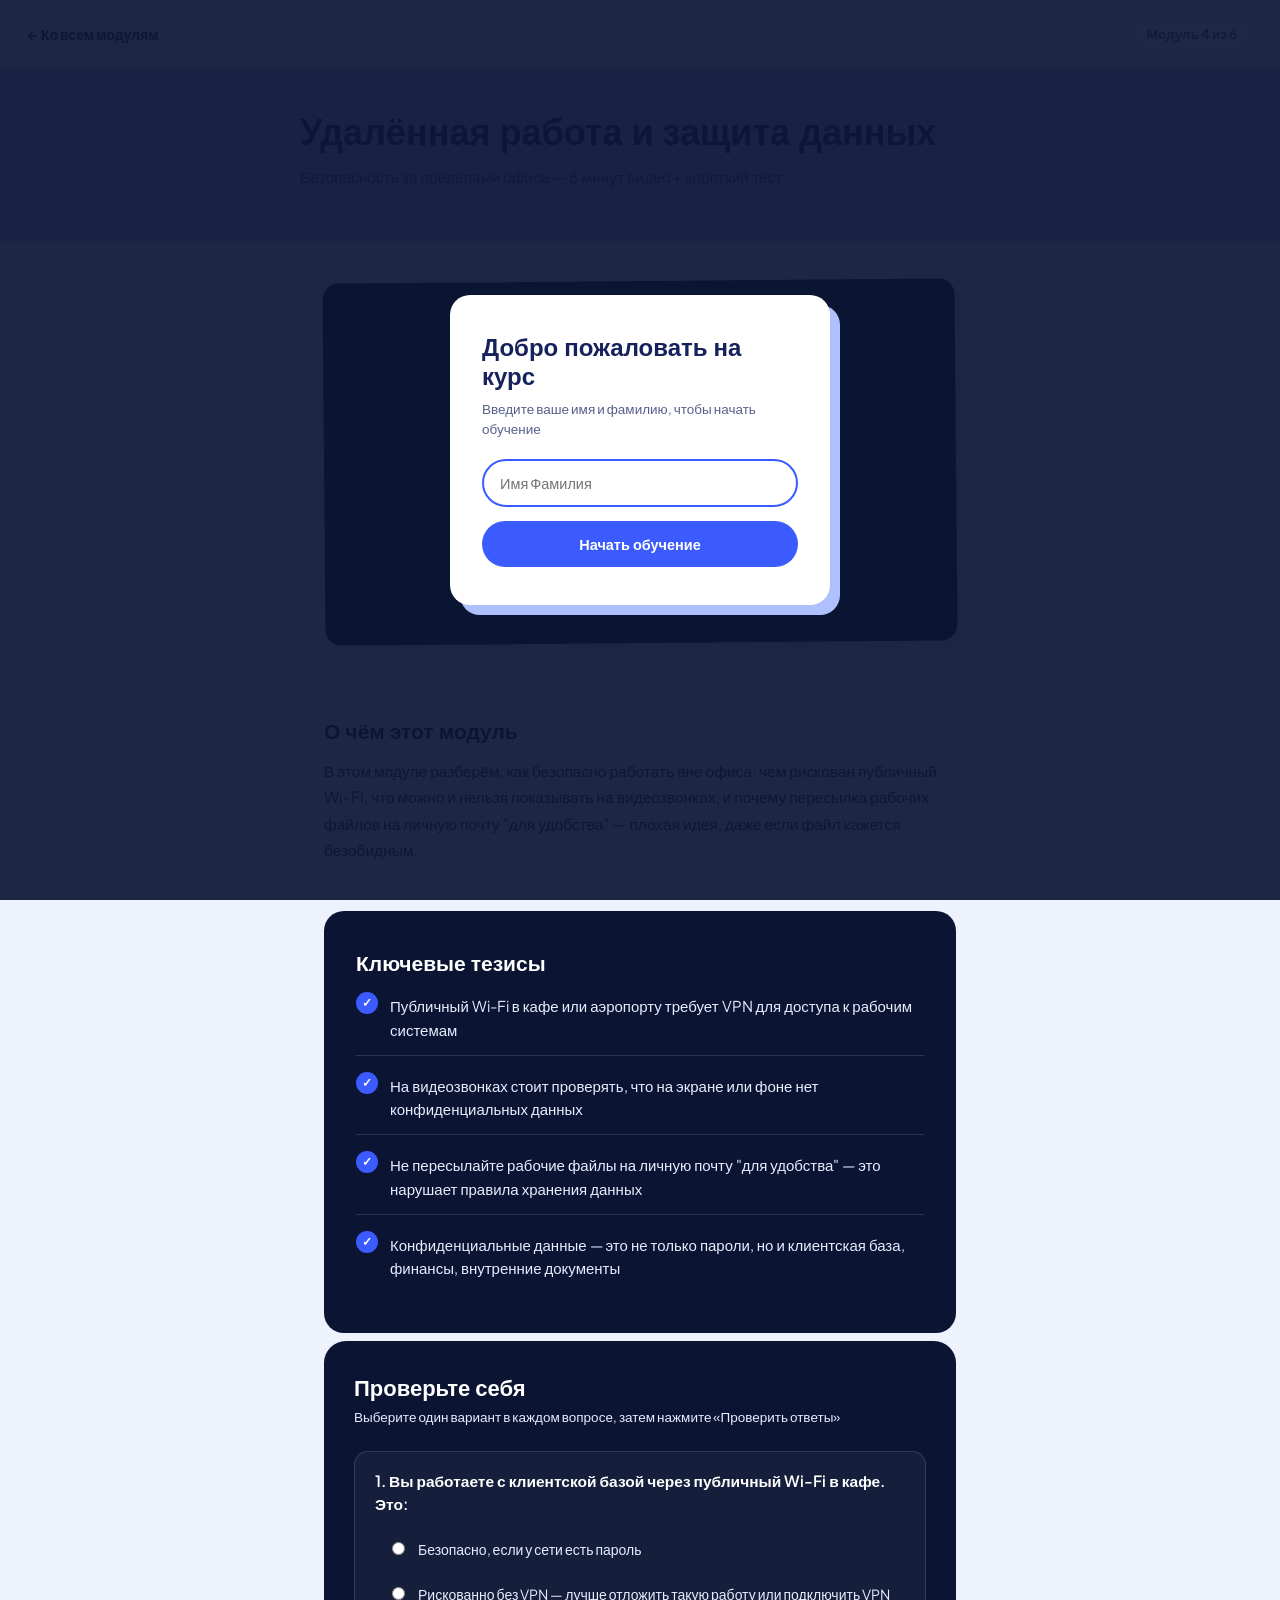
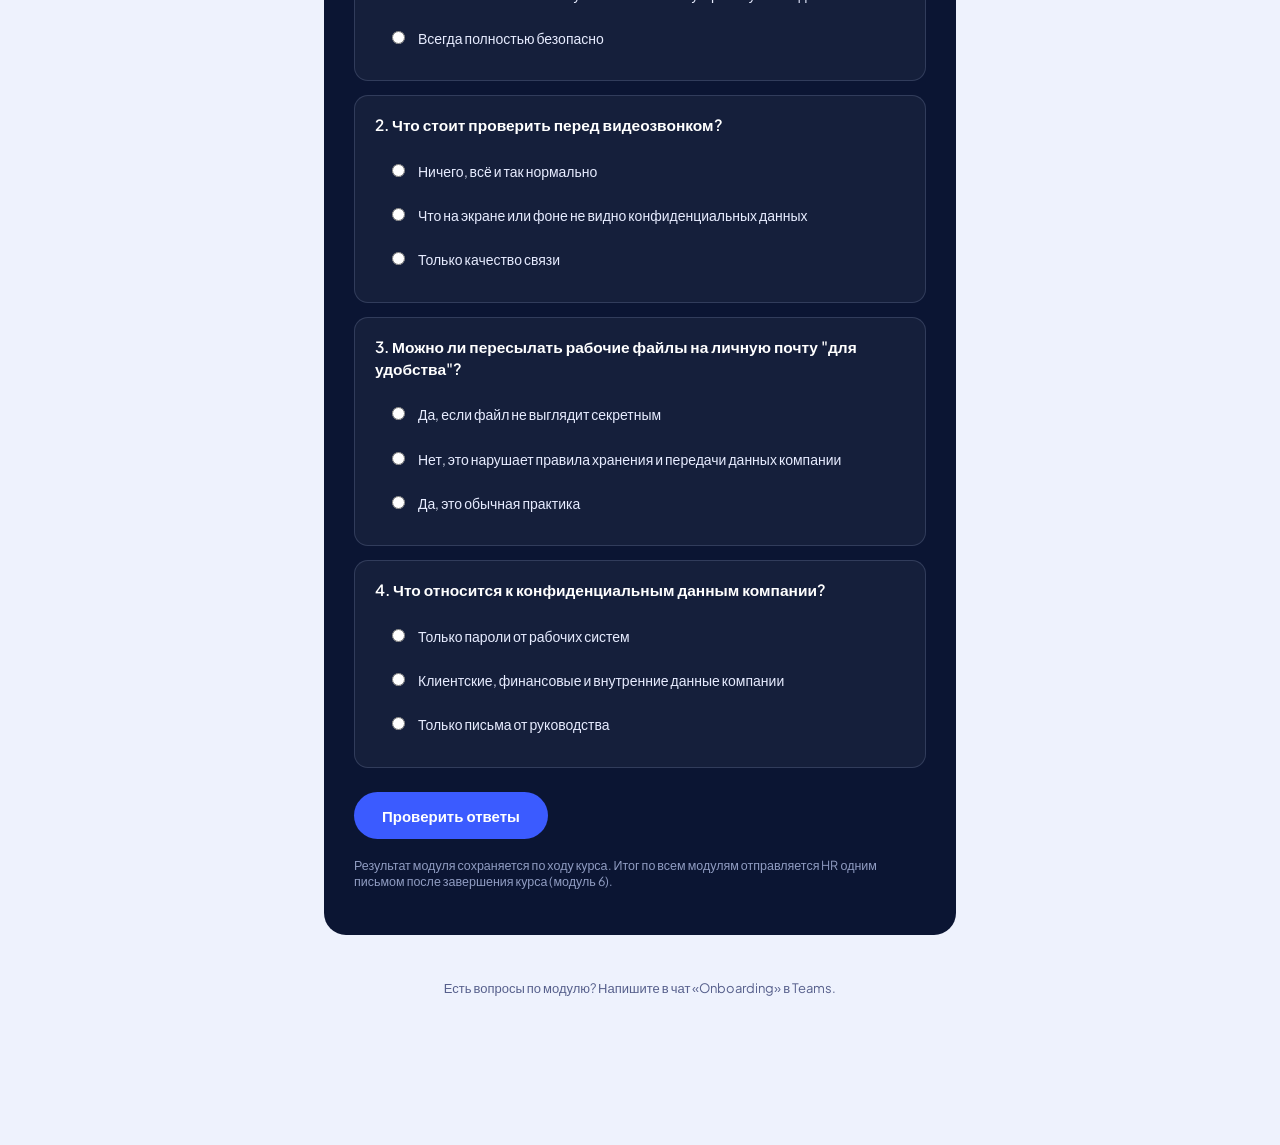
<file: module-4.html>
<!DOCTYPE html>
<html lang="ru">
<head>
<meta charset="UTF-8">
<meta name="viewport" content="width=device-width, initial-scale=1.0">
<title>Модуль 4 — Удалённая работа и защита данных</title>
<link rel="preconnect" href="https://fonts.googleapis.com">
<link rel="preconnect" href="https://fonts.gstatic.com" crossorigin>
<link href="https://fonts.googleapis.com/css2?family=Fredoka:wght@500;600;700&family=Plus+Jakarta+Sans:wght@400;500;600;700;800&display=swap" rel="stylesheet">
<link rel="stylesheet" href="styles.css">
</head>
<body>

  <div class="nav">
    <a class="nav-back" href="index.html">← Ко всем модулям</a>
    <span class="nav-progress">Модуль <strong>4</strong> из 6</span>
  </div>

  <div class="hero-mini">
    <div class="hero-mini-inner">
      <h1>Удалённая работа и защита данных</h1>
    <p class="subtitle">Безопасность за пределами офиса — 6 минут видео + короткий тест.</p>
    </div>
  </div>

  <div class="page">
    <!-- ИЗМЕНИТЬ ЗДЕСЬ: замените YOUR_VIDEO_ID на реальный ID видео с YouTube -->
    <div class="video-wrap">
      <iframe src="https://www.youtube.com/embed/YOUR_VIDEO_ID" title="Видео модуля" allowfullscreen></iframe>
    </div>

    <div class="section-block reveal">
      <h2>О чём этот модуль</h2>
    <p class="body-text">
      В этом модуле разберём, как безопасно работать вне офиса: чем рискован публичный Wi-Fi,
      что можно и нельзя показывать на видеозвонках, и почему пересылка рабочих файлов на личную почту
      "для удобства" — плохая идея, даже если файл кажется безобидным.
    </p>
    </div>

    <div class="section-block section-block--dark reveal">
      <h2>Ключевые тезисы</h2>
    <ul class="points">
      <li>Публичный Wi-Fi в кафе или аэропорту требует VPN для доступа к рабочим системам</li>
      <li>На видеозвонках стоит проверять, что на экране или фоне нет конфиденциальных данных</li>
      <li>Не пересылайте рабочие файлы на личную почту "для удобства" — это нарушает правила хранения данных</li>
      <li>Конфиденциальные данные — это не только пароли, но и клиентская база, финансы, внутренние документы</li>
    </ul>
    </div>

<div class="quiz-card">
      <div class="quiz-head">
        <h3>Проверьте себя</h3>
        <p>Выберите один вариант в каждом вопросе, затем нажмите «Проверить ответы»</p>
      </div>

      <form id="quiz-form">
        
        <div class="question" data-correct="1">
          <p class="question-title">1. Вы работаете с клиентской базой через публичный Wi-Fi в кафе. Это:</p>
          <label class="option"><input type="radio" name="q1" value="0"><span>Безопасно, если у сети есть пароль</span></label>
          <label class="option"><input type="radio" name="q1" value="1"><span>Рискованно без VPN — лучше отложить такую работу или подключить VPN</span></label>
          <label class="option"><input type="radio" name="q1" value="2"><span>Всегда полностью безопасно</span></label>
          <div class="explain">Верно: даже Wi-Fi с паролем в общественном месте не защищает трафик от перехвата. Для чувствительных данных обязателен VPN.</div>
        </div>

        <div class="question" data-correct="1">
          <p class="question-title">2. Что стоит проверить перед видеозвонком?</p>
          <label class="option"><input type="radio" name="q2" value="0"><span>Ничего, всё и так нормально</span></label>
          <label class="option"><input type="radio" name="q2" value="1"><span>Что на экране или фоне не видно конфиденциальных данных</span></label>
          <label class="option"><input type="radio" name="q2" value="2"><span>Только качество связи</span></label>
          <div class="explain">Верно: случайно показанный на экране документ с чувствительными данными — частая причина утечек на видеозвонках.</div>
        </div>

        <div class="question" data-correct="1">
          <p class="question-title">3. Можно ли пересылать рабочие файлы на личную почту "для удобства"?</p>
          <label class="option"><input type="radio" name="q3" value="0"><span>Да, если файл не выглядит секретным</span></label>
          <label class="option"><input type="radio" name="q3" value="1"><span>Нет, это нарушает правила хранения и передачи данных компании</span></label>
          <label class="option"><input type="radio" name="q3" value="2"><span>Да, это обычная практика</span></label>
          <div class="explain">Верно: личная почта не находится под контролем компании — вы теряете возможность отследить, где оказались данные дальше.</div>
        </div>

        <div class="question" data-correct="1">
          <p class="question-title">4. Что относится к конфиденциальным данным компании?</p>
          <label class="option"><input type="radio" name="q4" value="0"><span>Только пароли от рабочих систем</span></label>
          <label class="option"><input type="radio" name="q4" value="1"><span>Клиентские, финансовые и внутренние данные компании</span></label>
          <label class="option"><input type="radio" name="q4" value="2"><span>Только письма от руководства</span></label>
          <div class="explain">Верно: конфиденциальные данные — это широкая категория, включающая клиентскую базу, финансовую информацию и внутренние документы.</div>
        </div>


        <div class="actions">
          <button type="button" id="check-btn" class="btn">Проверить ответы</button>
          <button type="button" id="retry-btn" class="btn secondary" style="display:none;">Пройти ещё раз</button>
          <button type="button" id="next-btn" class="btn" style="display:none;">Вернуться к модулям</button>
          <button type="button" id="finish-btn" class="btn" style="display:none;">Завершить обучение</button>
          <span id="result" class="result"></span>
        </div>
        <p class="hint">Результат модуля сохраняется по ходу курса. Итог по всем модулям отправляется HR одним письмом после завершения курса (модуль 6).</p>
      </form>
    </div>

    <div class="quiz-card" id="final-summary" style="display:none;">
      <div class="quiz-head">
        <h3>Курс завершён 🎉</h3>
        <p>Ваш итоговый результат по всем пройденным модулям:</p>
      </div>
      <p class="final-score-big"></p>
      <ul class="points final-breakdown"></ul>
      <p class="final-note">Результаты отправлены HR. Спасибо за прохождение курса!</p>
      <a href="index.html" class="btn final-home-btn">На главную</a>
    </div>

    <p class="footer-note">Есть вопросы по модулю? Напишите в чат «Onboarding» в Teams.</p>
  </div>

  <script src="animations.js"></script>
  <script src="course.js"></script>
  <script>
    CourseTracker.requireAuth(function (name) {
      // имя уже сохранено (или было сохранено раньше) — страница используется как обычно
    });

    CourseAnim.revealOnScroll('.reveal');

    (function () {
      var checkBtn = document.getElementById('check-btn');
      var retryBtn = document.getElementById('retry-btn');
      var nextBtn = document.getElementById('next-btn');
      var finishBtn = document.getElementById('finish-btn');
      var summaryBlock = document.getElementById('final-summary');
      var quizCard = document.querySelector('.quiz-card');
      var resultEl = document.getElementById('result');
      var questions = document.querySelectorAll('.question');

      var MODULE_ID = 'module-4';
      var MODULE_LABEL = 'Модуль 4 — Удалённая работа и защита данных';
      var IS_FINAL = false;

      nextBtn.addEventListener('click', function () {
        window.location.href = 'index.html';
      });

      finishBtn.addEventListener('click', function () {
        finishBtn.disabled = true;
        finishBtn.textContent = 'Отправляем…';
        CourseTracker.submitFinalResults().then(function (summary) {
          quizCard.style.display = 'none';
          summaryBlock.style.display = 'block';
          summaryBlock.querySelector('.final-score-big').textContent =
            summary.totalCorrect + ' из ' + summary.totalQuestions + ' (' + summary.pct + '%)';
          var listEl = summaryBlock.querySelector('.final-breakdown');
          listEl.innerHTML = '';
          summary.breakdown.forEach(function (row) {
            var li = document.createElement('li');
            li.textContent = row.label + ' — ' + row.correct + '/' + row.total;
            listEl.appendChild(li);
          });
        });
      });

      checkBtn.addEventListener('click', function () {
        var answered = 0, correct = 0;
        questions.forEach(function (q) {
          var qname = q.querySelector('input[type=radio]').name;
          var selected = q.querySelector('input[name="' + qname + '"]:checked');
          var correctIndex = q.getAttribute('data-correct');
          var options = q.querySelectorAll('.option');
          var explain = q.querySelector('.explain');

          if (selected) {
            answered++;
            options.forEach(function (opt, i) {
              var input = opt.querySelector('input');
              opt.classList.remove('is-correct', 'is-wrong');
              if (String(i) === correctIndex) opt.classList.add('is-correct');
              else if (input === selected) opt.classList.add('is-wrong');
              input.disabled = true;
            });
            if (String(selected.value) === correctIndex) correct++;
            explain.classList.add('is-shown');
          }
        });

        if (answered < questions.length) {
          resultEl.textContent = 'Ответьте на все вопросы (' + answered + ' из ' + questions.length + ')';
          resultEl.classList.add('is-shown');
          return;
        }

        var pct = Math.round((correct / questions.length) * 100);
        var passed = pct >= (CourseTracker.PASS_THRESHOLD * 100);
        var msg = correct === questions.length
          ? 'Отлично! ' + correct + ' из ' + questions.length + ' (100%)'
          : pct >= 70
            ? 'Хороший результат: ' + correct + ' из ' + questions.length + ' (' + pct + '%)'
            : 'Результат: ' + correct + ' из ' + questions.length + ' (' + pct + '%) — рекомендуем пересмотреть материал модуля';

        if (!passed) {
          msg += '. Нужно набрать минимум 80%, чтобы перейти дальше — нажмите «Пройти ещё раз».';
        }

        resultEl.textContent = msg;
        resultEl.classList.add('is-shown');
        checkBtn.style.display = 'none';
        retryBtn.style.display = 'inline-block';

        CourseTracker.saveModuleResult(MODULE_ID, MODULE_LABEL, correct, questions.length);

        if (passed) {
          if (IS_FINAL) {
            finishBtn.style.display = 'inline-block';
          } else {
            nextBtn.style.display = 'inline-block';
          }
        }
      });

      retryBtn.addEventListener('click', function () {
        questions.forEach(function (q) {
          q.querySelectorAll('input[type=radio]').forEach(function (input) {
            input.checked = false;
            input.disabled = false;
          });
          q.querySelectorAll('.option').forEach(function (opt) {
            opt.classList.remove('is-correct', 'is-wrong');
          });
          q.querySelector('.explain').classList.remove('is-shown');
        });
        resultEl.classList.remove('is-shown');
        checkBtn.style.display = 'inline-block';
        retryBtn.style.display = 'none';
        nextBtn.style.display = 'none';
        finishBtn.style.display = 'none';
      });
    })();
  </script>

</body>
</html>
</file>
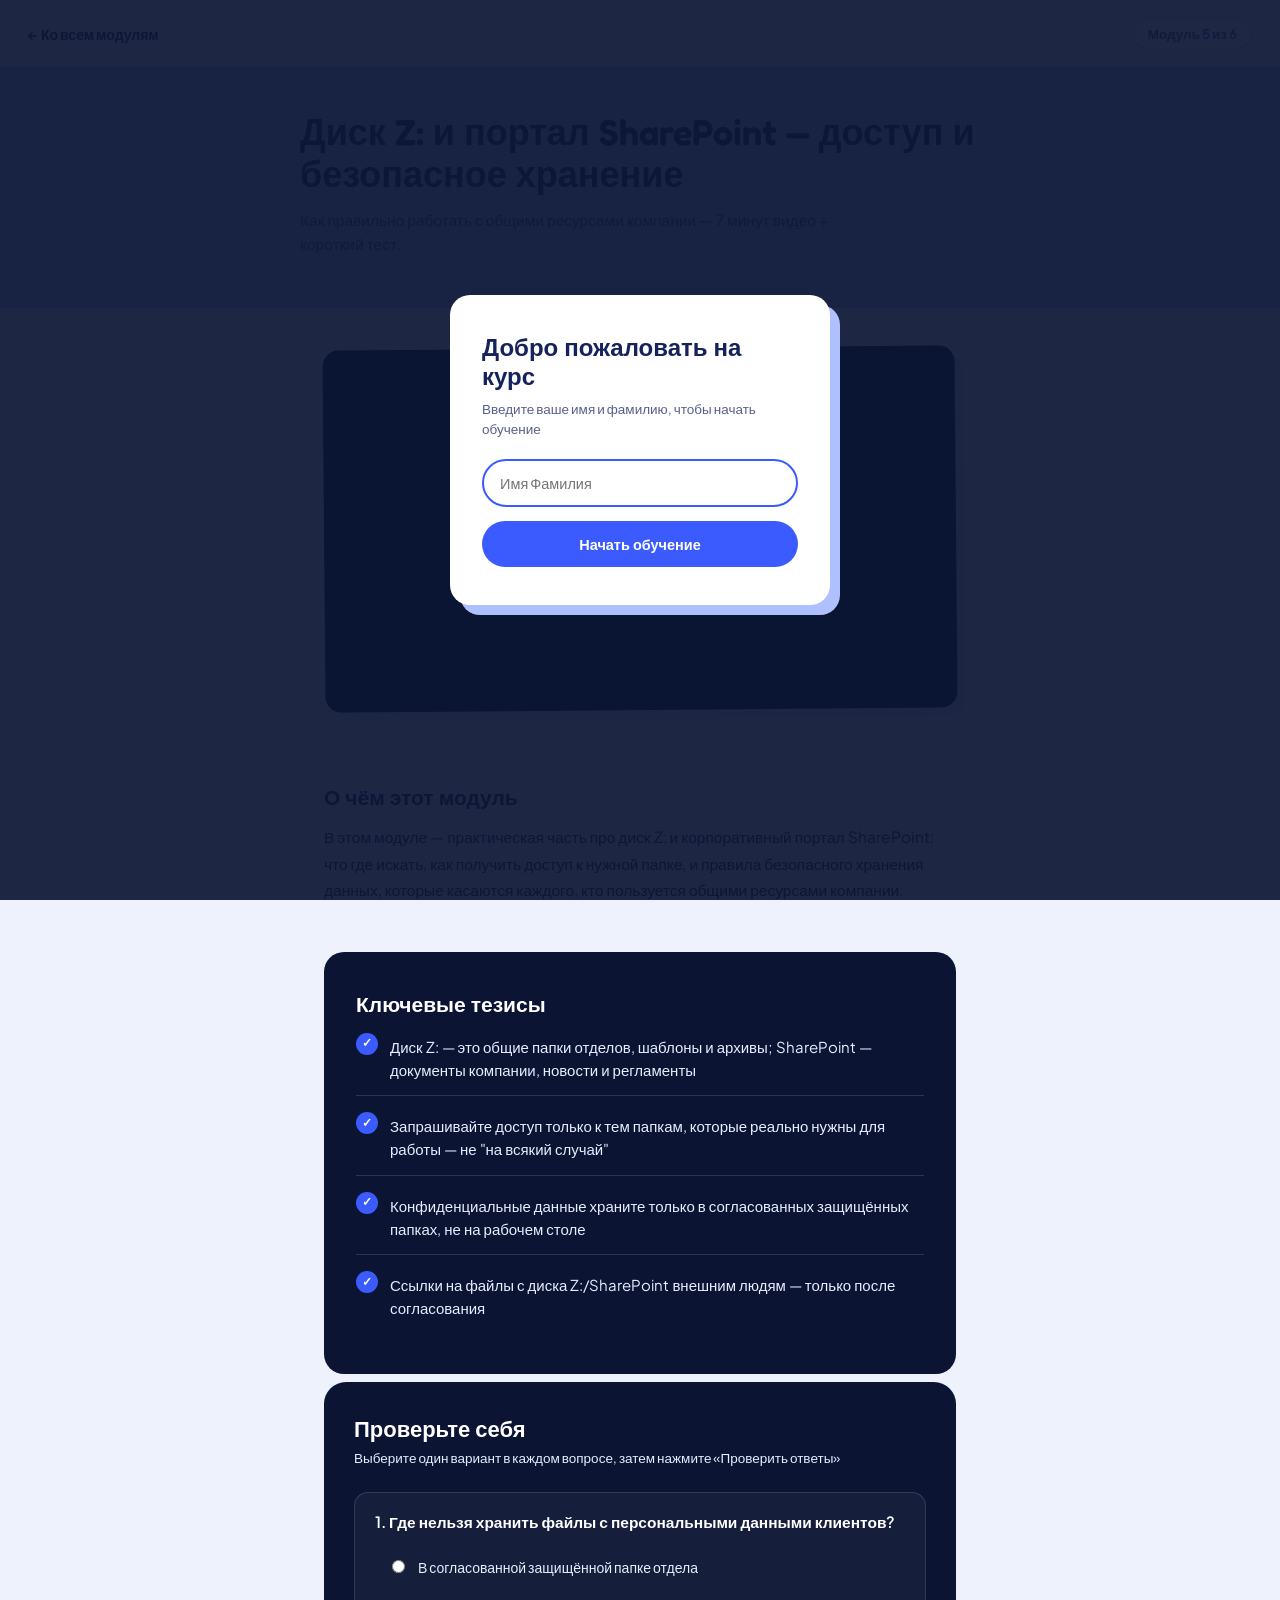
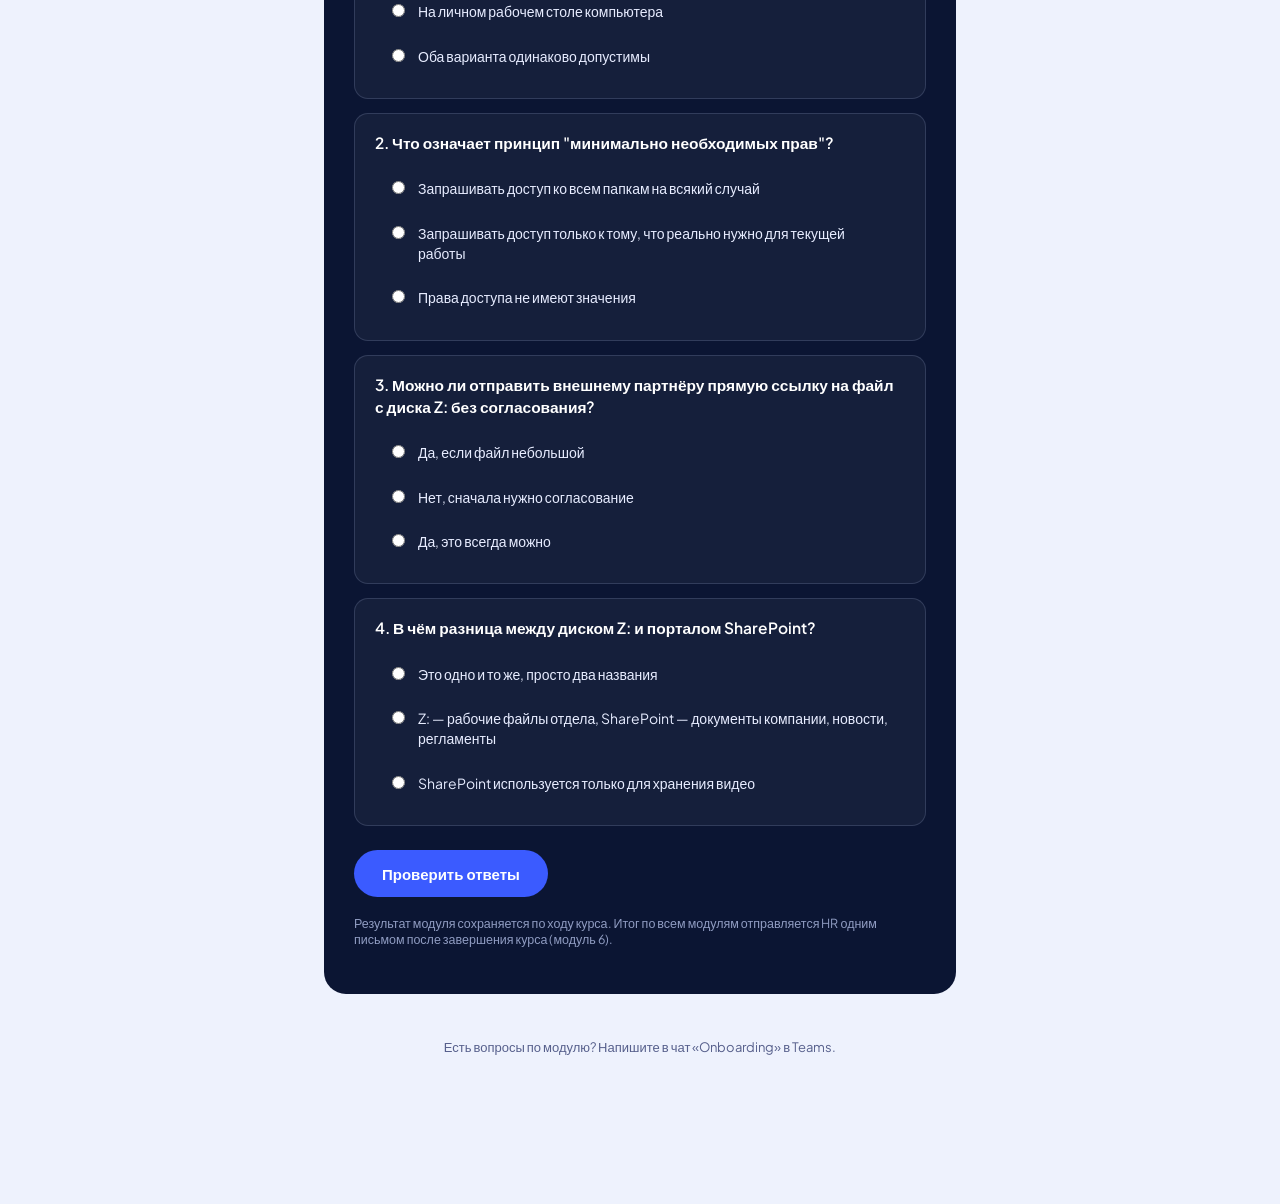
<file: module-5.html>
<!DOCTYPE html>
<html lang="ru">
<head>
<meta charset="UTF-8">
<meta name="viewport" content="width=device-width, initial-scale=1.0">
<title>Модуль 5 — Диск Z: и портал SharePoint — доступ и безопасное хранение</title>
<link rel="preconnect" href="https://fonts.googleapis.com">
<link rel="preconnect" href="https://fonts.gstatic.com" crossorigin>
<link href="https://fonts.googleapis.com/css2?family=Fredoka:wght@500;600;700&family=Plus+Jakarta+Sans:wght@400;500;600;700;800&display=swap" rel="stylesheet">
<link rel="stylesheet" href="styles.css">
</head>
<body>

  <div class="nav">
    <a class="nav-back" href="index.html">← Ко всем модулям</a>
    <span class="nav-progress">Модуль <strong>5</strong> из 6</span>
  </div>

  <div class="hero-mini">
    <div class="hero-mini-inner">
      <h1>Диск Z: и портал SharePoint — доступ и безопасное хранение</h1>
    <p class="subtitle">Как правильно работать с общими ресурсами компании — 7 минут видео + короткий тест.</p>
    </div>
  </div>

  <div class="page">
    <!-- ИЗМЕНИТЬ ЗДЕСЬ: замените YOUR_VIDEO_ID на реальный ID видео с YouTube -->
    <div class="video-wrap">
      <iframe src="https://www.youtube.com/embed/YOUR_VIDEO_ID" title="Видео модуля" allowfullscreen></iframe>
    </div>

    <div class="section-block reveal">
      <h2>О чём этот модуль</h2>
    <p class="body-text">
      В этом модуле — практическая часть про диск Z: и корпоративный портал SharePoint: что где искать,
      как получить доступ к нужной папке, и правила безопасного хранения данных, которые касаются каждого,
      кто пользуется общими ресурсами компании.
    </p>
    </div>

    <div class="section-block section-block--dark reveal">
      <h2>Ключевые тезисы</h2>
    <ul class="points">
      <li>Диск Z: — это общие папки отделов, шаблоны и архивы; SharePoint — документы компании, новости и регламенты</li>
      <li>Запрашивайте доступ только к тем папкам, которые реально нужны для работы — не "на всякий случай"</li>
      <li>Конфиденциальные данные храните только в согласованных защищённых папках, не на рабочем столе</li>
      <li>Ссылки на файлы с диска Z:/SharePoint внешним людям — только после согласования</li>
    </ul>
    </div>

<div class="quiz-card">
      <div class="quiz-head">
        <h3>Проверьте себя</h3>
        <p>Выберите один вариант в каждом вопросе, затем нажмите «Проверить ответы»</p>
      </div>

      <form id="quiz-form">
        
        <div class="question" data-correct="1">
          <p class="question-title">1. Где нельзя хранить файлы с персональными данными клиентов?</p>
          <label class="option"><input type="radio" name="q1" value="0"><span>В согласованной защищённой папке отдела</span></label>
          <label class="option"><input type="radio" name="q1" value="1"><span>На личном рабочем столе компьютера</span></label>
          <label class="option"><input type="radio" name="q1" value="2"><span>Оба варианта одинаково допустимы</span></label>
          <div class="explain">Верно: рабочий стол компьютера не защищён так же, как согласованные папки на диске Z:/SharePoint, и не имеет контроля версий и резервных копий.</div>
        </div>

        <div class="question" data-correct="1">
          <p class="question-title">2. Что означает принцип "минимально необходимых прав"?</p>
          <label class="option"><input type="radio" name="q2" value="0"><span>Запрашивать доступ ко всем папкам на всякий случай</span></label>
          <label class="option"><input type="radio" name="q2" value="1"><span>Запрашивать доступ только к тому, что реально нужно для текущей работы</span></label>
          <label class="option"><input type="radio" name="q2" value="2"><span>Права доступа не имеют значения</span></label>
          <div class="explain">Верно: чем меньше лишнего доступа у сотрудника, тем меньше риск случайной или намеренной утечки данных, к которым он вообще не должен был иметь отношения.</div>
        </div>

        <div class="question" data-correct="1">
          <p class="question-title">3. Можно ли отправить внешнему партнёру прямую ссылку на файл с диска Z: без согласования?</p>
          <label class="option"><input type="radio" name="q3" value="0"><span>Да, если файл небольшой</span></label>
          <label class="option"><input type="radio" name="q3" value="1"><span>Нет, сначала нужно согласование</span></label>
          <label class="option"><input type="radio" name="q3" value="2"><span>Да, это всегда можно</span></label>
          <div class="explain">Верно: расшаривание файлов вовне без согласования — один из самых частых источников случайных утечек данных.</div>
        </div>

        <div class="question" data-correct="1">
          <p class="question-title">4. В чём разница между диском Z: и порталом SharePoint?</p>
          <label class="option"><input type="radio" name="q4" value="0"><span>Это одно и то же, просто два названия</span></label>
          <label class="option"><input type="radio" name="q4" value="1"><span>Z: — рабочие файлы отдела, SharePoint — документы компании, новости, регламенты</span></label>
          <label class="option"><input type="radio" name="q4" value="2"><span>SharePoint используется только для хранения видео</span></label>
          <div class="explain">Верно: Z: больше подходит для повседневных рабочих файлов отдела, а SharePoint — это общекорпоративный источник актуальных документов и новостей.</div>
        </div>


        <div class="actions">
          <button type="button" id="check-btn" class="btn">Проверить ответы</button>
          <button type="button" id="retry-btn" class="btn secondary" style="display:none;">Пройти ещё раз</button>
          <button type="button" id="next-btn" class="btn" style="display:none;">Вернуться к модулям</button>
          <button type="button" id="finish-btn" class="btn" style="display:none;">Завершить обучение</button>
          <span id="result" class="result"></span>
        </div>
        <p class="hint">Результат модуля сохраняется по ходу курса. Итог по всем модулям отправляется HR одним письмом после завершения курса (модуль 6).</p>
      </form>
    </div>

    <div class="quiz-card" id="final-summary" style="display:none;">
      <div class="quiz-head">
        <h3>Курс завершён 🎉</h3>
        <p>Ваш итоговый результат по всем пройденным модулям:</p>
      </div>
      <p class="final-score-big"></p>
      <ul class="points final-breakdown"></ul>
      <p class="final-note">Результаты отправлены HR. Спасибо за прохождение курса!</p>
      <a href="index.html" class="btn final-home-btn">На главную</a>
    </div>

    <p class="footer-note">Есть вопросы по модулю? Напишите в чат «Onboarding» в Teams.</p>
  </div>

  <script src="animations.js"></script>
  <script src="course.js"></script>
  <script>
    CourseTracker.requireAuth(function (name) {
      // имя уже сохранено (или было сохранено раньше) — страница используется как обычно
    });

    CourseAnim.revealOnScroll('.reveal');

    (function () {
      var checkBtn = document.getElementById('check-btn');
      var retryBtn = document.getElementById('retry-btn');
      var nextBtn = document.getElementById('next-btn');
      var finishBtn = document.getElementById('finish-btn');
      var summaryBlock = document.getElementById('final-summary');
      var quizCard = document.querySelector('.quiz-card');
      var resultEl = document.getElementById('result');
      var questions = document.querySelectorAll('.question');

      var MODULE_ID = 'module-5';
      var MODULE_LABEL = 'Модуль 5 — Диск Z: и портал SharePoint';
      var IS_FINAL = false;

      nextBtn.addEventListener('click', function () {
        window.location.href = 'index.html';
      });

      finishBtn.addEventListener('click', function () {
        finishBtn.disabled = true;
        finishBtn.textContent = 'Отправляем…';
        CourseTracker.submitFinalResults().then(function (summary) {
          quizCard.style.display = 'none';
          summaryBlock.style.display = 'block';
          summaryBlock.querySelector('.final-score-big').textContent =
            summary.totalCorrect + ' из ' + summary.totalQuestions + ' (' + summary.pct + '%)';
          var listEl = summaryBlock.querySelector('.final-breakdown');
          listEl.innerHTML = '';
          summary.breakdown.forEach(function (row) {
            var li = document.createElement('li');
            li.textContent = row.label + ' — ' + row.correct + '/' + row.total;
            listEl.appendChild(li);
          });
        });
      });

      checkBtn.addEventListener('click', function () {
        var answered = 0, correct = 0;
        questions.forEach(function (q) {
          var qname = q.querySelector('input[type=radio]').name;
          var selected = q.querySelector('input[name="' + qname + '"]:checked');
          var correctIndex = q.getAttribute('data-correct');
          var options = q.querySelectorAll('.option');
          var explain = q.querySelector('.explain');

          if (selected) {
            answered++;
            options.forEach(function (opt, i) {
              var input = opt.querySelector('input');
              opt.classList.remove('is-correct', 'is-wrong');
              if (String(i) === correctIndex) opt.classList.add('is-correct');
              else if (input === selected) opt.classList.add('is-wrong');
              input.disabled = true;
            });
            if (String(selected.value) === correctIndex) correct++;
            explain.classList.add('is-shown');
          }
        });

        if (answered < questions.length) {
          resultEl.textContent = 'Ответьте на все вопросы (' + answered + ' из ' + questions.length + ')';
          resultEl.classList.add('is-shown');
          return;
        }

        var pct = Math.round((correct / questions.length) * 100);
        var passed = pct >= (CourseTracker.PASS_THRESHOLD * 100);
        var msg = correct === questions.length
          ? 'Отлично! ' + correct + ' из ' + questions.length + ' (100%)'
          : pct >= 70
            ? 'Хороший результат: ' + correct + ' из ' + questions.length + ' (' + pct + '%)'
            : 'Результат: ' + correct + ' из ' + questions.length + ' (' + pct + '%) — рекомендуем пересмотреть материал модуля';

        if (!passed) {
          msg += '. Нужно набрать минимум 80%, чтобы перейти дальше — нажмите «Пройти ещё раз».';
        }

        resultEl.textContent = msg;
        resultEl.classList.add('is-shown');
        checkBtn.style.display = 'none';
        retryBtn.style.display = 'inline-block';

        CourseTracker.saveModuleResult(MODULE_ID, MODULE_LABEL, correct, questions.length);

        if (passed) {
          if (IS_FINAL) {
            finishBtn.style.display = 'inline-block';
          } else {
            nextBtn.style.display = 'inline-block';
          }
        }
      });

      retryBtn.addEventListener('click', function () {
        questions.forEach(function (q) {
          q.querySelectorAll('input[type=radio]').forEach(function (input) {
            input.checked = false;
            input.disabled = false;
          });
          q.querySelectorAll('.option').forEach(function (opt) {
            opt.classList.remove('is-correct', 'is-wrong');
          });
          q.querySelector('.explain').classList.remove('is-shown');
        });
        resultEl.classList.remove('is-shown');
        checkBtn.style.display = 'inline-block';
        retryBtn.style.display = 'none';
        nextBtn.style.display = 'none';
        finishBtn.style.display = 'none';
      });
    })();
  </script>

</body>
</html>
</file>
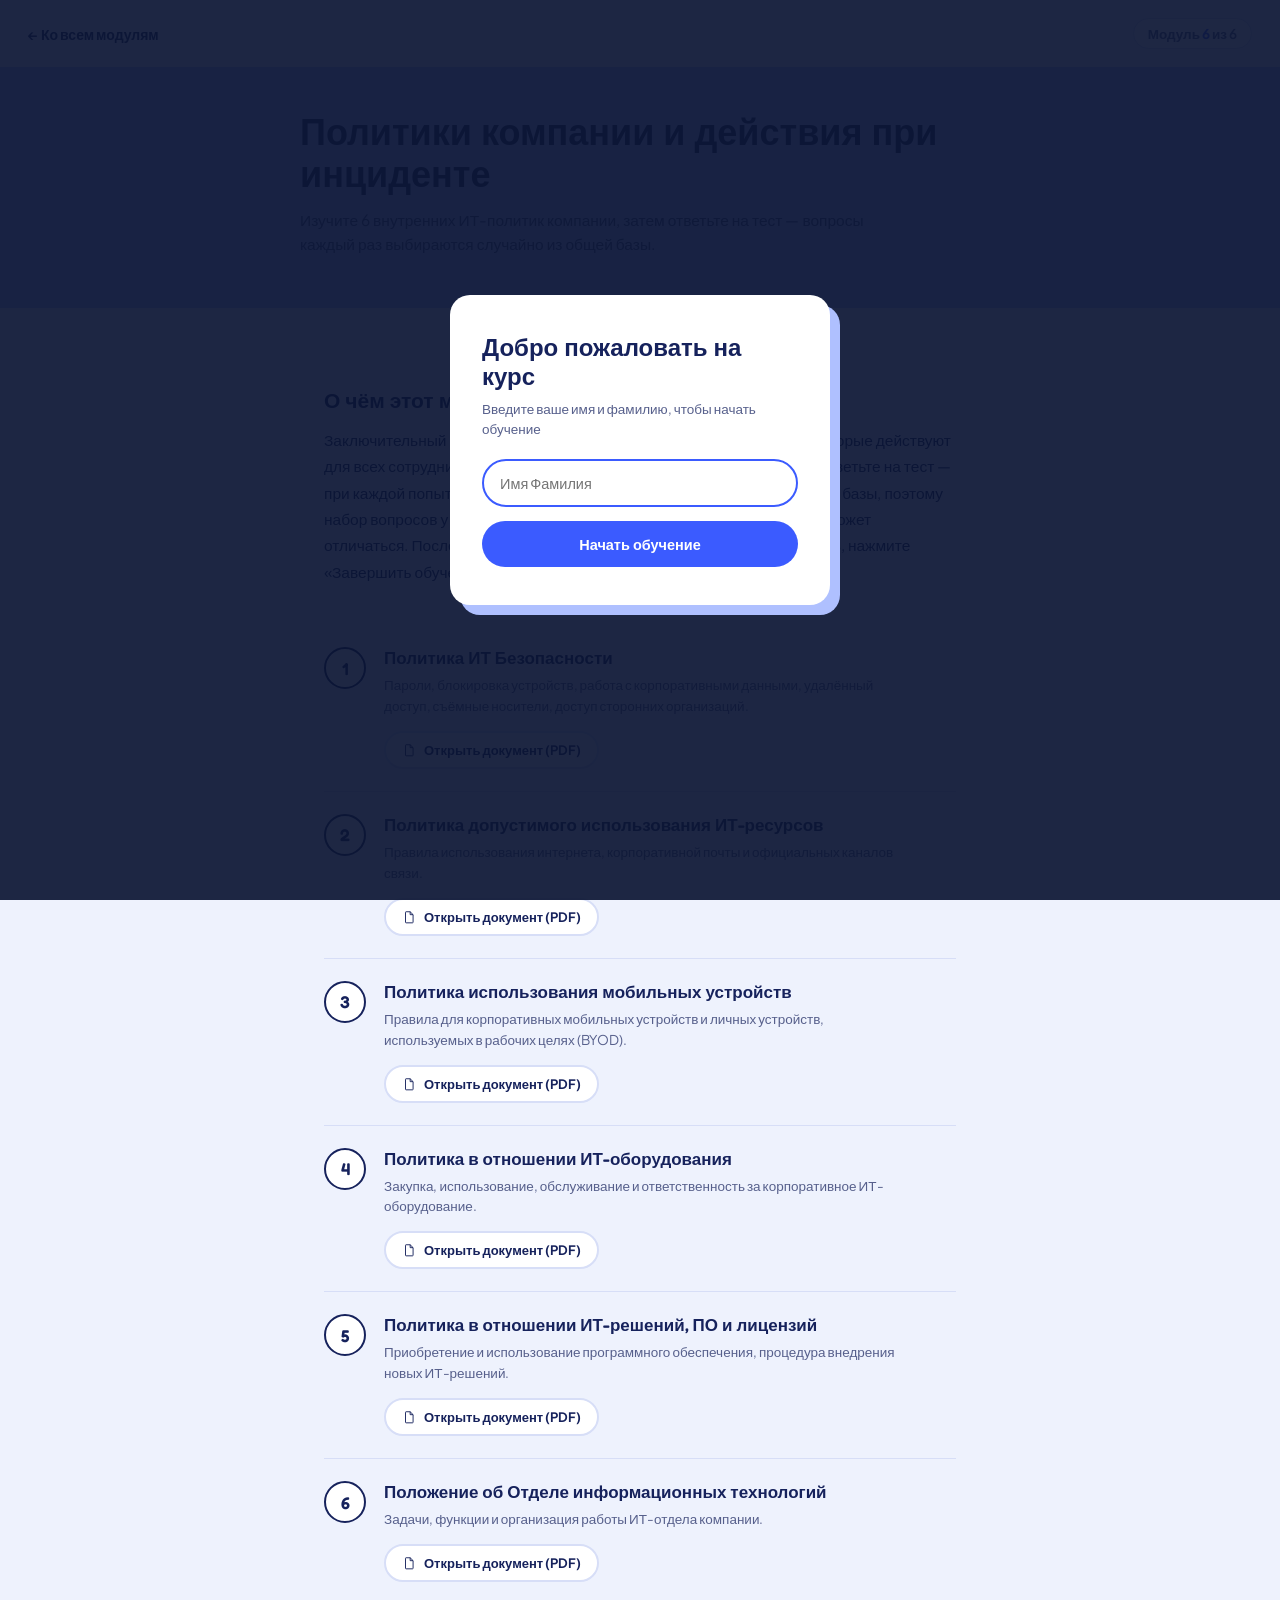
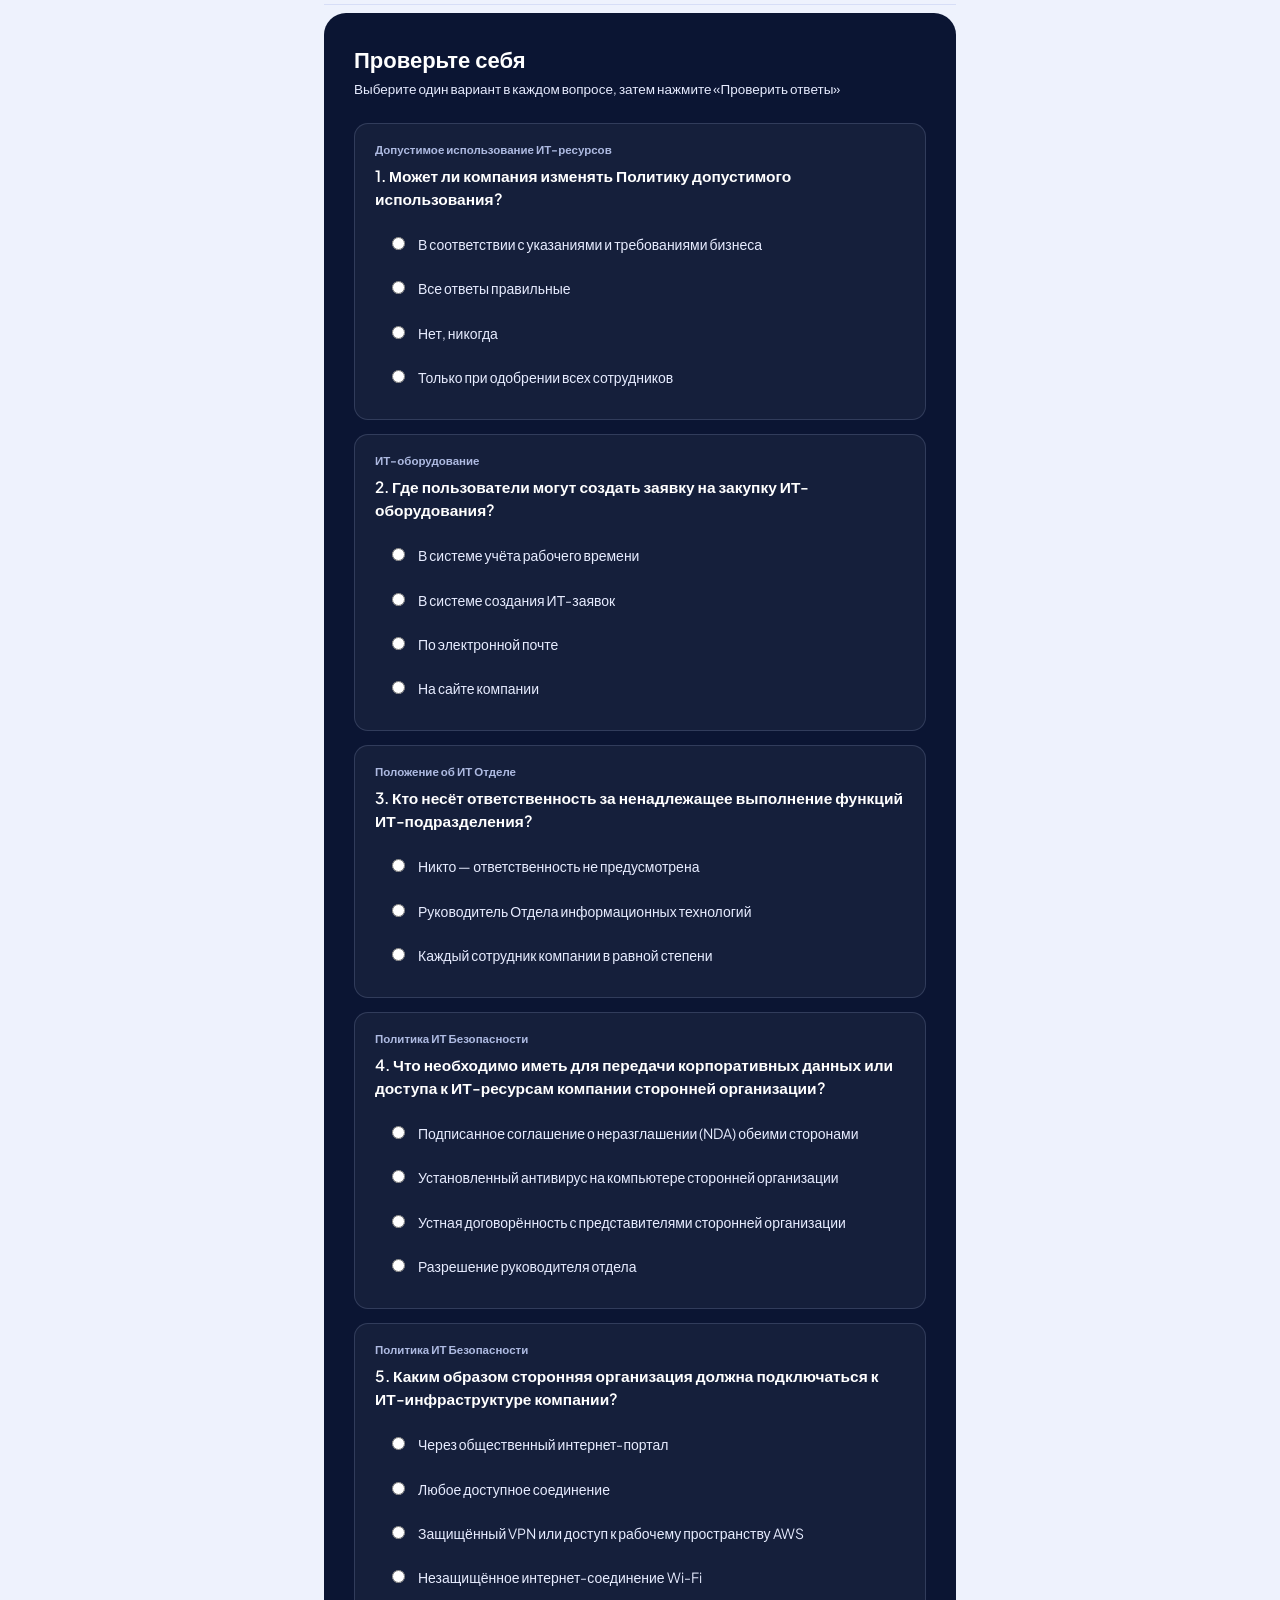
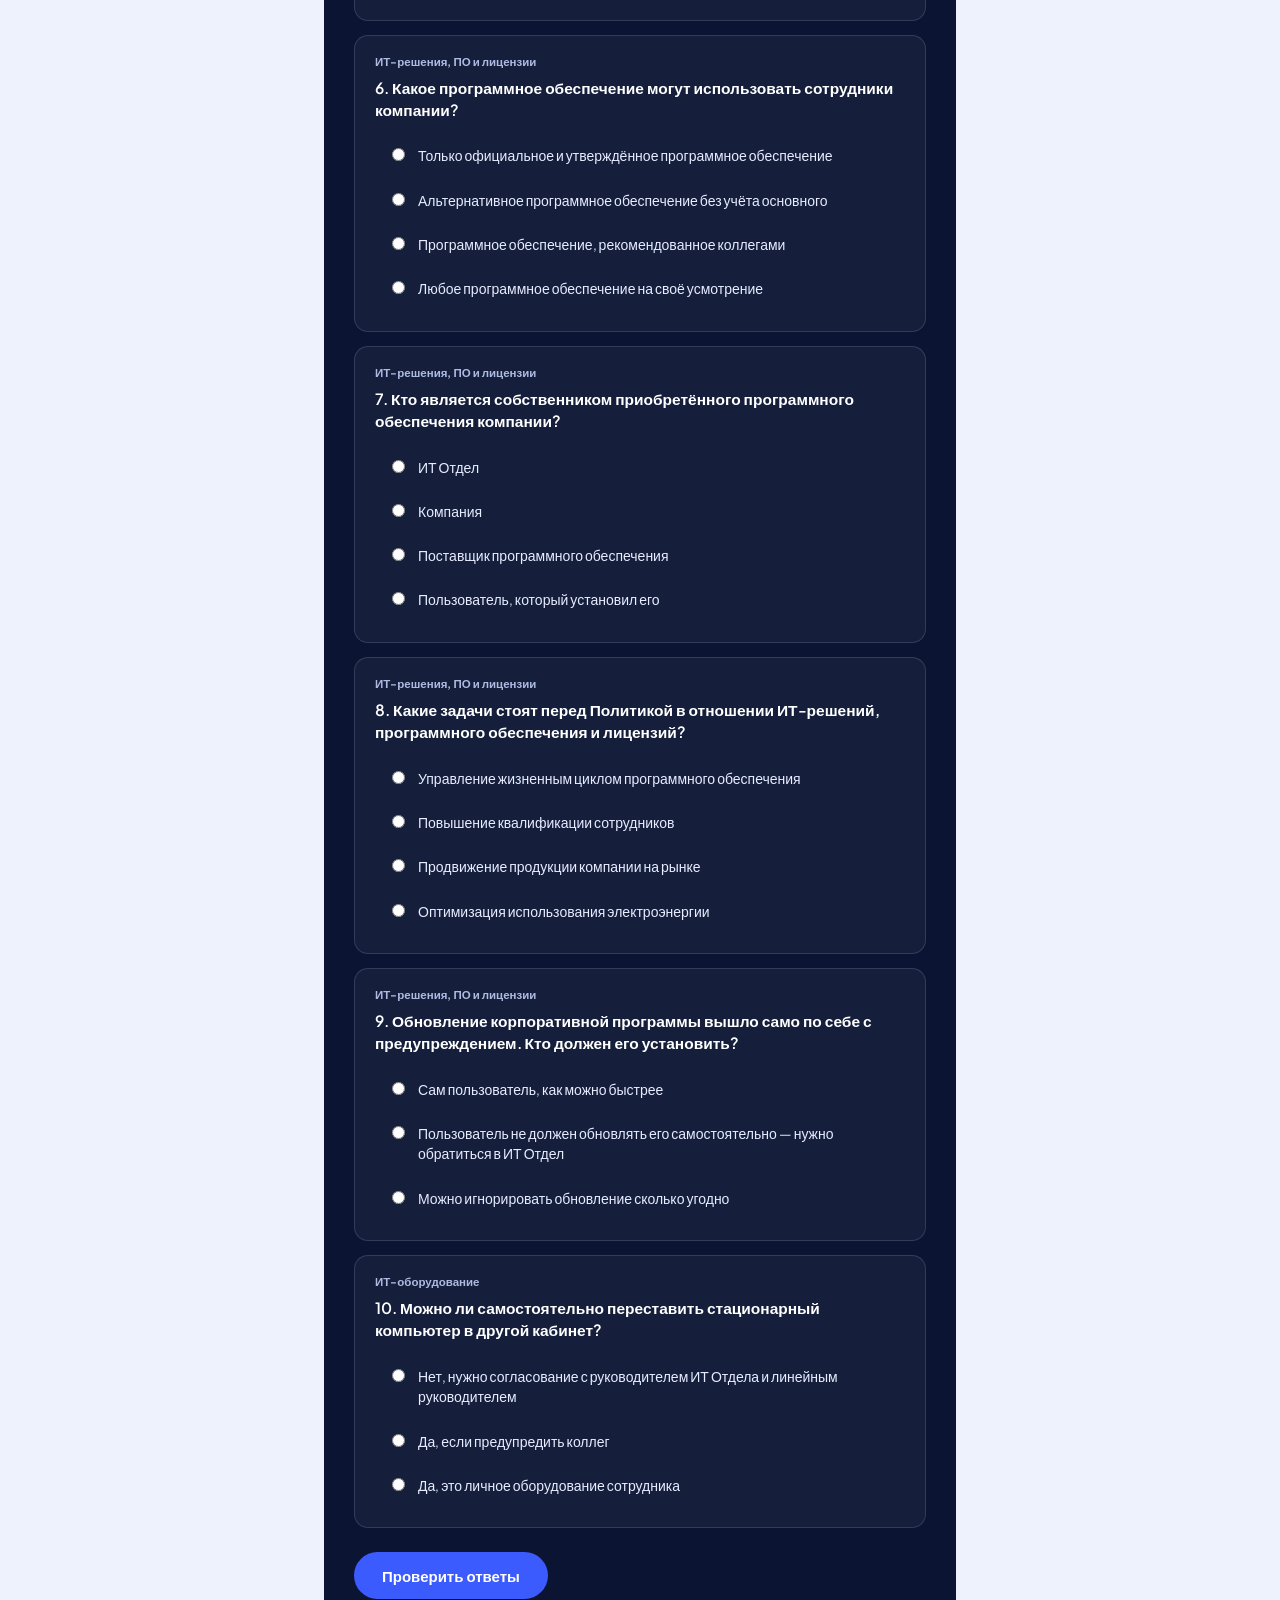
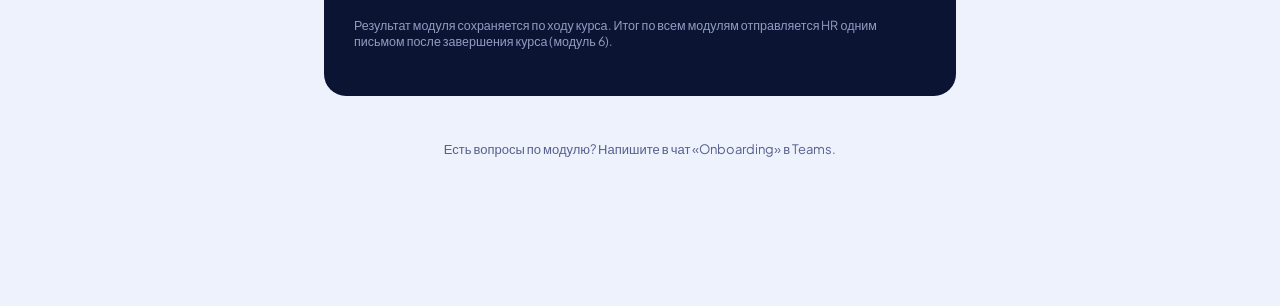
<file: module-6.html>
<!DOCTYPE html>
<html lang="ru">
<head>
<meta charset="UTF-8">
<meta name="viewport" content="width=device-width, initial-scale=1.0">
<title>Модуль 6 — Политики компании и действия при инциденте</title>
<link rel="preconnect" href="https://fonts.googleapis.com">
<link rel="preconnect" href="https://fonts.gstatic.com" crossorigin>
<link href="https://fonts.googleapis.com/css2?family=Fredoka:wght@500;600;700&family=Plus+Jakarta+Sans:wght@400;500;600;700;800&display=swap" rel="stylesheet">
<link rel="stylesheet" href="styles.css">
</head>
<body>

  <div class="nav">
    <a class="nav-back" href="index.html">← Ко всем модулям</a>
    <span class="nav-progress">Модуль <strong>6</strong> из 6</span>
  </div>

  <div class="hero-mini">
    <div class="hero-mini-inner">
      <h1>Политики компании и действия при инциденте</h1>
    <p class="subtitle">Изучите 6 внутренних ИТ-политик компании, затем ответьте на тест — вопросы каждый раз выбираются случайно из общей базы.</p>
    </div>
  </div>

  <div class="page">

<div class="section-block reveal">
      <h2>О чём этот модуль</h2>
    <p class="body-text">
      Заключительный модуль курса: 6 внутренних ИТ-политик компании, которые действуют для всех сотрудников.
      Откройте каждый документ, изучите его, затем ответьте на тест — при каждой попытке вопросы выбираются
      случайным образом из общей базы, поэтому набор вопросов у разных сотрудников (и при повторном прохождении)
      может отличаться. После того как наберёте минимум 80% правильных ответов, нажмите «Завершить обучение»,
      чтобы отправить итоговый результат HR.
    </p>
    </div>

    <div class="doc-block reveal">
      <span class="step-marker">1</span>
      <div>
        <h3 class="doc-title">Политика ИТ Безопасности</h3>
        <p class="doc-desc">Пароли, блокировка устройств, работа с корпоративными данными, удалённый доступ, съёмные носители, доступ сторонних организаций.</p>
        <a class="doc-link" href="policies/it-security-policy.pdf" target="_blank" rel="noopener"><svg class="doc-icon" viewBox="0 0 24 24" fill="none" xmlns="http://www.w3.org/2000/svg"><path d="M7 3h7l5 5v13a1 1 0 0 1-1 1H7a1 1 0 0 1-1-1V4a1 1 0 0 1 1-1Z" stroke="currentColor" stroke-width="1.6"/><path d="M14 3v5h5" stroke="currentColor" stroke-width="1.6"/></svg> Открыть документ (PDF)</a>
      </div>
    </div>

    <div class="doc-block reveal reveal-delay-1">
      <span class="step-marker">2</span>
      <div>
        <h3 class="doc-title">Политика допустимого использования ИТ-ресурсов</h3>
        <p class="doc-desc">Правила использования интернета, корпоративной почты и официальных каналов связи.</p>
        <a class="doc-link" href="policies/acceptable-use-policy.pdf" target="_blank" rel="noopener"><svg class="doc-icon" viewBox="0 0 24 24" fill="none" xmlns="http://www.w3.org/2000/svg"><path d="M7 3h7l5 5v13a1 1 0 0 1-1 1H7a1 1 0 0 1-1-1V4a1 1 0 0 1 1-1Z" stroke="currentColor" stroke-width="1.6"/><path d="M14 3v5h5" stroke="currentColor" stroke-width="1.6"/></svg> Открыть документ (PDF)</a>
      </div>
    </div>

    <div class="doc-block reveal reveal-delay-2">
      <span class="step-marker">3</span>
      <div>
        <h3 class="doc-title">Политика использования мобильных устройств</h3>
        <p class="doc-desc">Правила для корпоративных мобильных устройств и личных устройств, используемых в рабочих целях (BYOD).</p>
        <a class="doc-link" href="policies/mobile-device-policy.pdf" target="_blank" rel="noopener"><svg class="doc-icon" viewBox="0 0 24 24" fill="none" xmlns="http://www.w3.org/2000/svg"><path d="M7 3h7l5 5v13a1 1 0 0 1-1 1H7a1 1 0 0 1-1-1V4a1 1 0 0 1 1-1Z" stroke="currentColor" stroke-width="1.6"/><path d="M14 3v5h5" stroke="currentColor" stroke-width="1.6"/></svg> Открыть документ (PDF)</a>
      </div>
    </div>

    <div class="doc-block reveal reveal-delay-3">
      <span class="step-marker">4</span>
      <div>
        <h3 class="doc-title">Политика в отношении ИТ-оборудования</h3>
        <p class="doc-desc">Закупка, использование, обслуживание и ответственность за корпоративное ИТ-оборудование.</p>
        <a class="doc-link" href="policies/it-equipment-policy.pdf" target="_blank" rel="noopener"><svg class="doc-icon" viewBox="0 0 24 24" fill="none" xmlns="http://www.w3.org/2000/svg"><path d="M7 3h7l5 5v13a1 1 0 0 1-1 1H7a1 1 0 0 1-1-1V4a1 1 0 0 1 1-1Z" stroke="currentColor" stroke-width="1.6"/><path d="M14 3v5h5" stroke="currentColor" stroke-width="1.6"/></svg> Открыть документ (PDF)</a>
      </div>
    </div>

    <div class="doc-block reveal reveal-delay-4">
      <span class="step-marker">5</span>
      <div>
        <h3 class="doc-title">Политика в отношении ИТ-решений, ПО и лицензий</h3>
        <p class="doc-desc">Приобретение и использование программного обеспечения, процедура внедрения новых ИТ-решений.</p>
        <a class="doc-link" href="policies/it-software-licensing-policy.pdf" target="_blank" rel="noopener"><svg class="doc-icon" viewBox="0 0 24 24" fill="none" xmlns="http://www.w3.org/2000/svg"><path d="M7 3h7l5 5v13a1 1 0 0 1-1 1H7a1 1 0 0 1-1-1V4a1 1 0 0 1 1-1Z" stroke="currentColor" stroke-width="1.6"/><path d="M14 3v5h5" stroke="currentColor" stroke-width="1.6"/></svg> Открыть документ (PDF)</a>
      </div>
    </div>

    <div class="doc-block reveal reveal-delay-5">
      <span class="step-marker">6</span>
      <div>
        <h3 class="doc-title">Положение об Отделе информационных технологий</h3>
        <p class="doc-desc">Задачи, функции и организация работы ИТ-отдела компании.</p>
        <a class="doc-link" href="policies/it-department-regulation.pdf" target="_blank" rel="noopener"><svg class="doc-icon" viewBox="0 0 24 24" fill="none" xmlns="http://www.w3.org/2000/svg"><path d="M7 3h7l5 5v13a1 1 0 0 1-1 1H7a1 1 0 0 1-1-1V4a1 1 0 0 1 1-1Z" stroke="currentColor" stroke-width="1.6"/><path d="M14 3v5h5" stroke="currentColor" stroke-width="1.6"/></svg> Открыть документ (PDF)</a>
      </div>
    </div>

    <div class="quiz-card">
      <div class="quiz-head">
        <h3>Проверьте себя</h3>
        <p>Выберите один вариант в каждом вопросе, затем нажмите «Проверить ответы»</p>
      </div>

      <form id="quiz-form">
        <div id="quiz-questions"></div>

        <div class="actions">
          <button type="button" id="check-btn" class="btn">Проверить ответы</button>
          <button type="button" id="retry-btn" class="btn secondary" style="display:none;">Пройти ещё раз</button>
          <button type="button" id="next-btn" class="btn" style="display:none;">Вернуться к модулям</button>
          <button type="button" id="finish-btn" class="btn" style="display:none;">Завершить обучение</button>
          <span id="result" class="result"></span>
        </div>
        <p class="hint">Результат модуля сохраняется по ходу курса. Итог по всем модулям отправляется HR одним письмом после завершения курса (модуль 6).</p>
      </form>
    </div>

    <div class="quiz-card" id="final-summary" style="display:none;">
      <div class="quiz-head">
        <h3>Курс завершён 🎉</h3>
        <p>Ваш итоговый результат по всем пройденным модулям:</p>
      </div>
      <p class="final-score-big"></p>
      <ul class="points final-breakdown"></ul>
      <p class="final-note">Результаты отправлены HR. Спасибо за прохождение курса!</p>
      <a href="index.html" class="btn final-home-btn">На главную</a>
    </div>

    <p class="footer-note">Есть вопросы по модулю? Напишите в чат «Onboarding» в Teams.</p>
  </div>

  <script src="question-bank-module6.js"></script>
  <script src="animations.js"></script>
  <script src="course.js"></script>
  <script>
    CourseTracker.requireAuth(function (name) {
      // имя уже сохранено (или было сохранено раньше) — страница используется как обычно
    });

    CourseAnim.revealOnScroll('.reveal');
    CourseAnim.revealOnScroll('.doc-block');

    (function () {
      var checkBtn = document.getElementById('check-btn');
      var retryBtn = document.getElementById('retry-btn');
      var nextBtn = document.getElementById('next-btn');
      var finishBtn = document.getElementById('finish-btn');
      var summaryBlock = document.getElementById('final-summary');
      var quizCard = document.querySelector('.quiz-card');
      var resultEl = document.getElementById('result');
      var QUESTIONS_PER_ATTEMPT = 10; // сколько вопросов случайно показывать за один заход (из 18 в базе question-bank-module6.js)
      var quizQuestionsEl = document.getElementById('quiz-questions');
      var questions = CourseTracker.renderQuiz(window.MODULE6_QUESTIONS, quizQuestionsEl, QUESTIONS_PER_ATTEMPT, 'm6q');

      var MODULE_ID = 'module-6';
      var MODULE_LABEL = 'Модуль 6 — Политики компании и действия при инциденте';
      var IS_FINAL = true;

      nextBtn.addEventListener('click', function () {
        window.location.href = 'index.html';
      });

      finishBtn.addEventListener('click', function () {
        finishBtn.disabled = true;
        finishBtn.textContent = 'Отправляем…';
        CourseTracker.submitFinalResults().then(function (summary) {
          quizCard.style.display = 'none';
          summaryBlock.style.display = 'block';
          summaryBlock.querySelector('.final-score-big').textContent =
            summary.totalCorrect + ' из ' + summary.totalQuestions + ' (' + summary.pct + '%)';
          var listEl = summaryBlock.querySelector('.final-breakdown');
          listEl.innerHTML = '';
          summary.breakdown.forEach(function (row) {
            var li = document.createElement('li');
            li.textContent = row.label + ' — ' + row.correct + '/' + row.total;
            listEl.appendChild(li);
          });
        });
      });

      checkBtn.addEventListener('click', function () {
        var answered = 0, correct = 0;
        questions.forEach(function (q) {
          var selectedInputs = Array.prototype.slice.call(q.querySelectorAll('input:checked'));
          var correctSet = q.getAttribute('data-correct').split(',').map(Number).sort(function (a, b) { return a - b; });
          var options = q.querySelectorAll('.option');
          var explain = q.querySelector('.explain');

          if (selectedInputs.length > 0) {
            answered++;
            var selectedValues = selectedInputs
              .map(function (inp) { return parseInt(inp.value, 10); })
              .sort(function (a, b) { return a - b; });
            var isCorrect = selectedValues.length === correctSet.length &&
              selectedValues.every(function (v, i) { return v === correctSet[i]; });

            options.forEach(function (opt, i) {
              var input = opt.querySelector('input');
              opt.classList.remove('is-correct', 'is-wrong');
              if (correctSet.indexOf(i) !== -1) opt.classList.add('is-correct');
              else if (input.checked) opt.classList.add('is-wrong');
              input.disabled = true;
            });

            if (isCorrect) correct++;
            explain.classList.add('is-shown');
          }
        });

        if (answered < questions.length) {
          resultEl.textContent = 'Ответьте на все вопросы (' + answered + ' из ' + questions.length + ')';
          resultEl.classList.add('is-shown');
          return;
        }

        var pct = Math.round((correct / questions.length) * 100);
        var passed = pct >= (CourseTracker.PASS_THRESHOLD * 100);
        var msg = correct === questions.length
          ? 'Отлично! ' + correct + ' из ' + questions.length + ' (100%)'
          : pct >= 70
            ? 'Хороший результат: ' + correct + ' из ' + questions.length + ' (' + pct + '%)'
            : 'Результат: ' + correct + ' из ' + questions.length + ' (' + pct + '%) — рекомендуем пересмотреть материал модуля';

        if (!passed) {
          msg += '. Нужно набрать минимум 80%, чтобы перейти дальше — нажмите «Пройти ещё раз».';
        }

        resultEl.textContent = msg;
        resultEl.classList.add('is-shown');
        checkBtn.style.display = 'none';
        retryBtn.style.display = 'inline-block';

        CourseTracker.saveModuleResult(MODULE_ID, MODULE_LABEL, correct, questions.length);

        if (passed) {
          if (IS_FINAL) {
            finishBtn.style.display = 'inline-block';
          } else {
            nextBtn.style.display = 'inline-block';
          }
        }
      });

      retryBtn.addEventListener('click', function () {
        questions.forEach(function (q) {
          q.querySelectorAll('input').forEach(function (input) {
            input.checked = false;
            input.disabled = false;
          });
          q.querySelectorAll('.option').forEach(function (opt) {
            opt.classList.remove('is-correct', 'is-wrong');
          });
          q.querySelector('.explain').classList.remove('is-shown');
        });
        resultEl.classList.remove('is-shown');
        checkBtn.style.display = 'inline-block';
        retryBtn.style.display = 'none';
        nextBtn.style.display = 'none';
        finishBtn.style.display = 'none';
      });
    })();
  </script>

</body>
</html>
</file>
<file: styles.css>
/* ==========================================================================
   styles.css — единая система стилей для всех страниц курса.
   Стиль: жирная дружелюбная типографика, кнопки-пилюли, рукописные
   акценты, чередующиеся цветные полноширинные секции — в духе
   референса HeyFriends.studio, но в тёмно-синей палитре компании.
========================================================================== */

:root {
  /* -- цвет: тёмно-синяя палитра -- */
  --ink:        #0B1533;   /* самый тёмный — тёмные секции, тест */
  --navy:       #16225C;   /* основной текст заголовков на светлом */
  --paper:      #EEF2FD;   /* светлые секции — бледно-голубой, не белый */
  --surface:    #FFFFFF;   /* карточки/иконки на paper */
  --accent-bg:  #AFC0FF;   /* яркая "ударная" секция — светлый periwinkle */
  --accent-bg-2:#DCE4FF;   /* мягче вариант акцентного фона (бейджи, чипы) */
  --signal:     #3B5BFF;   /* кнопки, ссылки, интерактив */
  --signal-deep:#2A46E0;   /* hover */
  --line:       #D7DEF7;   /* тонкие границы на светлом */
  --muted:      #57608C;   /* вторичный текст на светлом */
  --ice:        #C9D6FF;   /* текст на тёмном */
  --ice-soft:   #E7ECFF;   /* приглушённый текст на тёмном */
  --good:       #1E8E5A;
  --good-bg:    #E7F6EE;
  --bad:        #C23B3B;
  --bad-bg:     #FCEAEA;

  /* -- типографика -- */
  --font-display: 'Fredoka', 'Segoe UI', Arial, sans-serif;
  --font-body: 'Plus Jakarta Sans', 'Segoe UI', Arial, sans-serif;
}

* { box-sizing: border-box; }
html { scroll-behavior: smooth; }

body {
  margin: 0;
  font-family: var(--font-body);
  color: var(--navy);
  background: var(--paper);
  -webkit-font-smoothing: antialiased;
}

a { color: inherit; }

:focus-visible {
  outline: 3px solid var(--signal);
  outline-offset: 2px;
}

@media (prefers-reduced-motion: reduce) {
  html { scroll-behavior: auto; }
  * { animation-duration: 0.01ms !important; transition-duration: 0.01ms !important; }
}

/* ---------------------------------------------------------------------- *
 * Скролл-появление (используются вместе с animations.js)
 * ---------------------------------------------------------------------- */
.reveal {
  opacity: 0;
  transform: translateY(18px);
  transition: opacity 0.65s ease, transform 0.65s ease;
}
.reveal.is-revealed { opacity: 1; transform: none; }
.reveal-delay-1.is-revealed { transition-delay: 0.08s; }
.reveal-delay-2.is-revealed { transition-delay: 0.16s; }
.reveal-delay-3.is-revealed { transition-delay: 0.24s; }
.reveal-delay-4.is-revealed { transition-delay: 0.32s; }
.reveal-delay-5.is-revealed { transition-delay: 0.40s; }

/* ---------------------------------------------------------------------- *
 * Навигация
 * ---------------------------------------------------------------------- */
.nav {
  display: flex;
  align-items: center;
  justify-content: space-between;
  padding: 18px 28px;
  background: var(--paper);
}
.nav-back {
  color: var(--navy);
  text-decoration: none;
  font-weight: 600;
  font-size: 14px;
}
.nav-back:hover { color: var(--signal); }
.nav-progress {
  font-size: 13.5px;
  font-weight: 600;
  color: var(--muted);
  background: var(--surface);
  border: 1.5px solid var(--line);
  padding: 6px 14px;
  border-radius: 999px;
}
.nav-progress strong { color: var(--signal); }

/* ---------------------------------------------------------------------- *
 * Кнопки-пилюли
 * ---------------------------------------------------------------------- */
.btn {
  display: inline-flex;
  align-items: center;
  justify-content: center;
  gap: 8px;
  background: var(--signal);
  color: #fff;
  border: none;
  font-family: var(--font-body);
  font-weight: 700;
  font-size: 15px;
  padding: 14px 28px;
  border-radius: 999px;
  cursor: pointer;
  transition: transform 0.15s ease, background 0.15s ease;
}
.btn:hover { background: var(--signal-deep); transform: translateY(-1px); }
.btn.secondary {
  background: transparent;
  color: inherit;
  border: 2px solid currentColor;
  opacity: 0.85;
}
.btn.secondary:hover { opacity: 1; background: rgba(255,255,255,0.06); }

/* ---------------------------------------------------------------------- *
 * Разделы страницы
 * ---------------------------------------------------------------------- */
.section-block {
  padding: 40px 0;
}
.section-block--dark {
  background: var(--ink);
  color: var(--ice-soft);
  border-radius: 20px;
  padding: 40px 32px;
  margin: 8px 0;
}
.section-block--dark h2 { color: #fff; }

/* ---------------------------------------------------------------------- *
 * Общий "шаг-маркер" — кружок с номером: список модулей на главной,
 * список документов модуля 6.
 * ---------------------------------------------------------------------- */
.step-marker {
  display: flex;
  align-items: center;
  justify-content: center;
  flex: none;
  width: 42px;
  height: 42px;
  border-radius: 50%;
  font-family: var(--font-display);
  font-size: 17px;
  font-weight: 600;
  background: var(--surface);
  border: 2px solid var(--navy);
  color: var(--navy);
}
.step-marker.is-done {
  background: var(--good);
  color: #fff;
  border-color: var(--good);
}
.step-marker.is-locked {
  background: var(--paper);
  border-color: var(--line);
  color: var(--muted);
}

/* ---------------------------------------------------------------------- *
 * Главная страница
 * ---------------------------------------------------------------------- */
.hero {
  padding: 72px 28px 40px;
  text-align: center;
  position: relative;
  overflow: hidden;
}
.hero-map {
  position: absolute;
  top: -50px;
  right: -140px;
  width: 640px;
  max-width: none;
  opacity: 0.16;
  pointer-events: none;
  z-index: 0;
}
.hero-inner {
  max-width: 680px;
  margin: 0 auto;
  position: relative;
  z-index: 1;
}
.hero-eyebrow {
  display: inline-flex;
  align-items: center;
  gap: 8px;
  color: var(--signal);
  font-weight: 700;
  font-size: 14px;
  margin: 0 0 18px 0;
}
.hero h1 {
  font-family: var(--font-display);
  font-weight: 600;
  color: var(--navy);
  font-size: clamp(32px, 5vw, 48px);
  line-height: 1.12;
  margin: 0 0 20px 0;
}
.hero h1 .circled {
  position: relative;
  display: inline-block;
}
.hero h1 .circled svg {
  position: absolute;
  left: 50%;
  top: 50%;
  transform: translate(-50%, -50%);
  width: 180%;
  height: 175%;
  overflow: visible;
  pointer-events: none;
}
.hero p.lede {
  color: var(--muted);
  font-size: 17px;
  line-height: 1.6;
  max-width: 480px;
  margin: 0 auto 32px;
}
.hero-dot {
  position: absolute;
  width: 16px;
  height: 16px;
  background: var(--signal);
  border-radius: 4px;
  transform: rotate(20deg);
}

.doodle-row {
  display: flex;
  flex-wrap: wrap;
  justify-content: center;
  gap: 10px 26px;
  max-width: 560px;
  margin: 0 auto 8px;
  padding: 0 20px;
}
.doodle-tag {
  font-family: var(--font-display);
  font-weight: 500;
  font-size: 16px;
  color: var(--navy);
  text-decoration: underline wavy var(--signal);
  text-underline-offset: 5px;
  text-decoration-thickness: 2px;
}

/* утилиты для инлайн-SVG иконок — CSS-переменные не резолвятся в fill=""/stroke="" напрямую */
.icon-fill-signal { fill: var(--signal); }
.icon-fill-good { fill: var(--good); }
.icon-fill-navy { fill: var(--navy); }
.icon-stroke-good { stroke: var(--good); }
.icon-stroke-navy { stroke: var(--navy); }

/* ---------------------------------------------------------------------- *
 * Тезис-полоса
 * ---------------------------------------------------------------------- */
.statement-band {
  background: var(--ink);
  color: #fff;
  padding: 56px 28px;
  text-align: center;
  margin: 32px 0;
}
.statement-band h2 {
  font-family: var(--font-display);
  font-weight: 600;
  color: #fff;
  font-size: clamp(22px, 3.4vw, 30px);
  line-height: 1.3;
  max-width: 620px;
  margin: 0 auto;
}

/* ---------------------------------------------------------------------- *
 * Маршрут модулей — карточки-чекпоинты в шахматном порядке вдоль
 * центральной рукописной пунктирной линии, с иллюстрациями по бокам.
 * ---------------------------------------------------------------------- */
.route {
  max-width: 920px;
  margin: 0 auto;
  padding: 56px 28px 80px;
  position: relative;
}
.route-illustrations {
  position: absolute;
  inset: 0;
  pointer-events: none;
  overflow: hidden;
}
.route-illustrations img {
  position: absolute;
  opacity: 0.85;
}
.route-list {
  position: relative;
  z-index: 1;
  display: grid;
  grid-template-columns: 1fr 56px 1fr;
  column-gap: 28px;
  row-gap: 4px;
  max-width: 620px;
  margin: 0 auto;
}
.route-svg {
  position: absolute;
  left: 50%;
  top: 0;
  width: 56px;
  height: 100%;
  transform: translateX(-50%);
  pointer-events: none;
  overflow: visible;
  z-index: 0;
}
.route-svg path {
  fill: none;
  stroke: var(--navy);
  stroke-width: 2.5;
  stroke-linecap: round;
  stroke-dasharray: 1 12;
}
.waypoint { display: contents; }
.waypoint-rail {
  grid-column: 2;
  justify-self: center;
  align-self: center;
  z-index: 1;
}
.waypoint.side-left .card { grid-column: 1; justify-self: end; text-align: right; }
.waypoint.side-right .card { grid-column: 3; justify-self: start; text-align: left; }
.waypoint.side-left .status { justify-content: flex-end; }
.card {
  width: 100%;
  max-width: 300px;
  background: var(--surface);
  border: 2px solid var(--line);
  border-radius: 18px;
  padding: 20px 22px;
  text-decoration: none;
  color: var(--navy);
  display: block;
  transition: transform 0.15s ease, border-color 0.15s ease, box-shadow 0.15s ease;
}
.card.is-active {
  border-color: var(--navy);
  box-shadow: 5px 5px 0 var(--accent-bg);
}
.card.is-active:hover {
  transform: translate(-2px, -2px);
  box-shadow: 7px 7px 0 var(--accent-bg);
}
.card.is-done {
  background: var(--good-bg);
  border-color: #BEE3CE;
}
.card.is-locked {
  opacity: 0.55;
  cursor: not-allowed;
  pointer-events: none;
}
.card h3 {
  font-family: var(--font-display);
  font-weight: 600;
  font-size: 18px;
  margin: 0 0 6px 0;
  color: var(--navy);
}
.card.is-done h3 { color: var(--good); }
.card p {
  font-size: 14px;
  color: var(--muted);
  margin: 0;
  line-height: 1.5;
}
.status {
  display: inline-flex;
  align-items: center;
  gap: 6px;
  margin-top: 12px;
  font-size: 13px;
  font-weight: 700;
  color: var(--signal);
}
.card.is-done .status { color: var(--good); }
.card.is-locked .status { color: var(--muted); }
.lock-icon { width: 12px; height: 12px; flex: none; }

.route-endpoint {
  display: flex;
  align-items: center;
  gap: 10px;
  font-family: var(--font-display);
  font-weight: 600;
  color: var(--navy);
  font-size: 15px;
  grid-column: 1 / -1;
  justify-self: center;
}
.route-endpoint.finish { color: var(--good); }

footer, .footer-note {
  text-align: center;
  color: var(--muted);
  font-size: 13px;
  padding: 32px 24px 48px;
}

/* ---------------------------------------------------------------------- *
 * Мини-хиро на странице модуля
 * ---------------------------------------------------------------------- */
.hero-mini {
  background: var(--accent-bg);
  padding: 44px 28px 52px;
  position: relative;
  overflow: hidden;
}
.hero-mini-inner {
  max-width: 680px;
  margin: 0 auto;
  position: relative;
}
.hero-mini h1 {
  font-family: var(--font-display);
  font-weight: 600;
  font-size: clamp(26px, 4vw, 36px);
  line-height: 1.18;
  color: var(--navy);
  margin: 0 0 12px 0;
}
.hero-mini .subtitle {
  font-size: 15.5px;
  color: var(--navy);
  opacity: 0.75;
  line-height: 1.55;
  margin: 0;
  max-width: 54ch;
}

/* ---------------------------------------------------------------------- *
 * Страница модуля — основной контент
 * ---------------------------------------------------------------------- */
.page {
  max-width: 680px;
  margin: 0 auto;
  padding: 40px 24px 88px;
}
h2 {
  font-family: var(--font-display);
  font-weight: 600;
  font-size: 21px;
  color: var(--navy);
  margin: 0 0 14px 0;
}
.body-text {
  font-size: 15.5px;
  line-height: 1.7;
  margin: 0;
  max-width: 60ch;
}

.video-wrap {
  position: relative;
  width: 100%;
  padding-top: 56.25%;
  background: var(--ink);
  border-radius: 16px;
  overflow: hidden;
  margin-bottom: 36px;
  border: 3px solid var(--ink);
  box-shadow: 8px 8px 0 var(--accent-bg-2);
  transform: rotate(-0.5deg);
}
.video-wrap iframe {
  position: absolute;
  top: 0; left: 0;
  width: 100%; height: 100%;
  border: 0;
}

.points {
  list-style: none;
  padding: 0;
  margin: 0;
}
.section-block--dark .points li { border-bottom-color: rgba(201,214,255,0.16); }
.points li {
  position: relative;
  padding: 4px 0 14px 34px;
  margin-bottom: 14px;
  font-size: 15px;
  line-height: 1.55;
  border-bottom: 1px solid var(--line);
}
.points li:last-child { margin-bottom: 0; border-bottom: none; }
.points li::before {
  content: "✓";
  position: absolute;
  left: 0; top: 2px;
  width: 22px; height: 22px;
  border-radius: 50%;
  background: var(--signal);
  color: #fff;
  font-size: 12px;
  font-weight: 700;
  display: flex;
  align-items: center;
  justify-content: center;
}

/* ---------------------------------------------------------------------- *
 * Документы (Модуль 6) — карточка-шаг на тёмном фоне
 * ---------------------------------------------------------------------- */
.doc-block {
  display: flex;
  gap: 18px;
  padding: 22px 0;
  border-bottom: 1px solid var(--line);
}
.doc-block:first-of-type { padding-top: 4px; }
.doc-block:last-of-type { border-bottom: none; padding-bottom: 4px; }
.doc-title {
  font-family: var(--font-display);
  font-weight: 600;
  font-size: 17px;
  color: var(--navy);
  margin: 0 0 6px 0;
}
.doc-desc {
  font-size: 13.5px;
  color: var(--muted);
  line-height: 1.55;
  margin: 0 0 14px 0;
  max-width: 52ch;
}
.doc-link {
  display: inline-flex;
  align-items: center;
  gap: 8px;
  background: var(--surface);
  border: 2px solid var(--line);
  color: var(--navy);
  text-decoration: none;
  font-size: 13px;
  font-weight: 700;
  padding: 9px 16px;
  border-radius: 999px;
}
.doc-link:hover { background: var(--accent-bg-2); border-color: var(--accent-bg); }
.doc-icon { width: 14px; height: 14px; flex: none; }

/* ---------------------------------------------------------------------- *
 * Тест — контрольная точка курса, всегда тёмная поверхность
 * ---------------------------------------------------------------------- */
.quiz-card {
  background: var(--ink);
  border-radius: 22px;
  padding: 34px 30px;
  margin-top: 8px;
}
.quiz-head h3 {
  font-family: var(--font-display);
  font-weight: 600;
  color: #fff;
  font-size: 22px;
  margin: 0 0 6px 0;
}
.quiz-head p {
  color: var(--ice-soft);
  font-size: 13.5px;
  margin: 0 0 26px 0;
}
.question-tag {
  display: block;
  color: var(--ice);
  font-size: 11.5px;
  font-weight: 700;
  margin-bottom: 8px;
  opacity: 0.85;
}
.multi-hint {
  color: var(--ice);
  opacity: 0.7;
  font-weight: 400;
  font-size: 0.85em;
}
.question {
  background: rgba(255,255,255,0.045);
  border: 1.5px solid rgba(201,214,255,0.16);
  border-radius: 14px;
  padding: 18px 20px;
  margin-bottom: 14px;
}
.question-title {
  color: #fff;
  font-size: 15.5px;
  font-weight: 600;
  margin: 0 0 14px 0;
  line-height: 1.45;
}
.option {
  display: flex;
  align-items: flex-start;
  gap: 10px;
  padding: 10px 12px;
  border-radius: 10px;
  margin-bottom: 4px;
  cursor: pointer;
}
.option:hover { background: rgba(255,255,255,0.05); }
.option input { margin-top: 3px; accent-color: var(--signal); flex: none; }
.option span { color: var(--ice-soft); font-size: 14px; line-height: 1.45; }
.option.is-correct { background: var(--good-bg); }
.option.is-correct span { color: var(--good); font-weight: 700; }
.option.is-wrong { background: var(--bad-bg); }
.option.is-wrong span { color: var(--bad); font-weight: 700; }
.explain {
  display: none;
  margin-top: 10px;
  padding: 12px 14px;
  border-radius: 10px;
  background: rgba(255,255,255,0.05);
  color: var(--ice-soft);
  font-size: 13px;
  line-height: 1.55;
}
.explain.is-shown { display: block; }

.actions {
  display: flex;
  align-items: center;
  justify-content: space-between;
  flex-wrap: wrap;
  gap: 14px;
  margin-top: 24px;
}
.result { display: none; color: #fff; font-size: 14px; font-weight: 700; }
.result.is-shown { display: block; }
.hint { color: var(--ice); font-size: 12.5px; opacity: 0.7; margin-top: 18px; }

#final-summary { margin-top: 8px; }
.final-score-big {
  font-family: var(--font-display);
  font-weight: 600;
  font-size: 42px;
  color: #fff;
  margin: 4px 0 22px 0;
}
.final-breakdown {
  margin-bottom: 24px;
  list-style: none;
  padding: 0;
}
.final-breakdown li {
  color: var(--ice-soft);
  font-size: 13.5px;
  padding: 8px 0;
  border-bottom: 1px solid rgba(201,214,255,0.14);
}
.final-note { color: var(--ice); font-size: 13px; margin: 0 0 22px 0; }
.final-home-btn { text-decoration: none; display: inline-block; }

/* ---------------------------------------------------------------------- *
 * Экран входа (вставляется динамически из course.js)
 * ---------------------------------------------------------------------- */
#csx-gate {
  position: fixed; inset: 0;
  background: rgba(11,21,51,0.92);
  display: flex; align-items: center; justify-content: center;
  z-index: 9999;
  font-family: var(--font-body);
}
.csx-gate-card {
  background: #fff;
  border-radius: 20px;
  padding: 38px 32px;
  max-width: 380px;
  width: 90%;
  text-align: left;
  box-shadow: 10px 10px 0 var(--accent-bg);
}
.csx-gate-card h2 {
  font-family: var(--font-display);
  color: var(--navy);
  margin: 0 0 8px 0;
  font-size: 24px;
}
.csx-gate-card p {
  color: var(--muted);
  font-size: 13.5px;
  margin: 0 0 20px 0;
  line-height: 1.5;
}
#csx-name-input {
  width: 100%;
  padding: 13px 16px;
  border: 2px solid var(--line);
  border-radius: 999px;
  font-family: var(--font-body);
  font-size: 14.5px;
  margin-bottom: 14px;
  box-sizing: border-box;
}
#csx-name-input:focus { outline: none; border-color: var(--signal); }
#csx-login-btn {
  width: 100%;
  background: var(--signal);
  color: #fff;
  border: none;
  font-family: var(--font-body);
  font-weight: 700;
  font-size: 14.5px;
  padding: 14px;
  border-radius: 999px;
  cursor: pointer;
}
#csx-login-btn:hover { background: var(--signal-deep); }

/* ---------------------------------------------------------------------- *
 * Мобильная адаптация
 * ---------------------------------------------------------------------- */
@media (max-width: 640px) {
  .hero-map { display: none; }
  .hero { padding: 48px 20px 32px; }
  .route { padding: 40px 18px 56px; }
  .route-illustrations { display: none; }
  .route-list { grid-template-columns: 40px 1fr; max-width: 100%; }
  .route-svg { left: 20px; width: 40px; transform: none; }
  .waypoint-rail { grid-column: 1; }
  .waypoint.side-left .card,
  .waypoint.side-right .card { grid-column: 2; justify-self: stretch; text-align: left; max-width: none; }
  .waypoint.side-left .status { justify-content: flex-start; }
  .route-endpoint { grid-column: 1 / -1; }
  .step-marker { width: 34px; height: 34px; font-size: 14px; }
  .hero-mini { padding: 36px 20px 40px; }
  .page { padding: 32px 18px 64px; }
  .quiz-card { padding: 26px 18px; }
  .actions { flex-direction: column; align-items: stretch; }
  .btn { width: 100%; text-align: center; }
  .doc-block { flex-direction: column; }
  .statement-band { padding: 40px 20px; }
  .section-block--dark { padding: 32px 20px; border-radius: 16px; }
}
</file>
